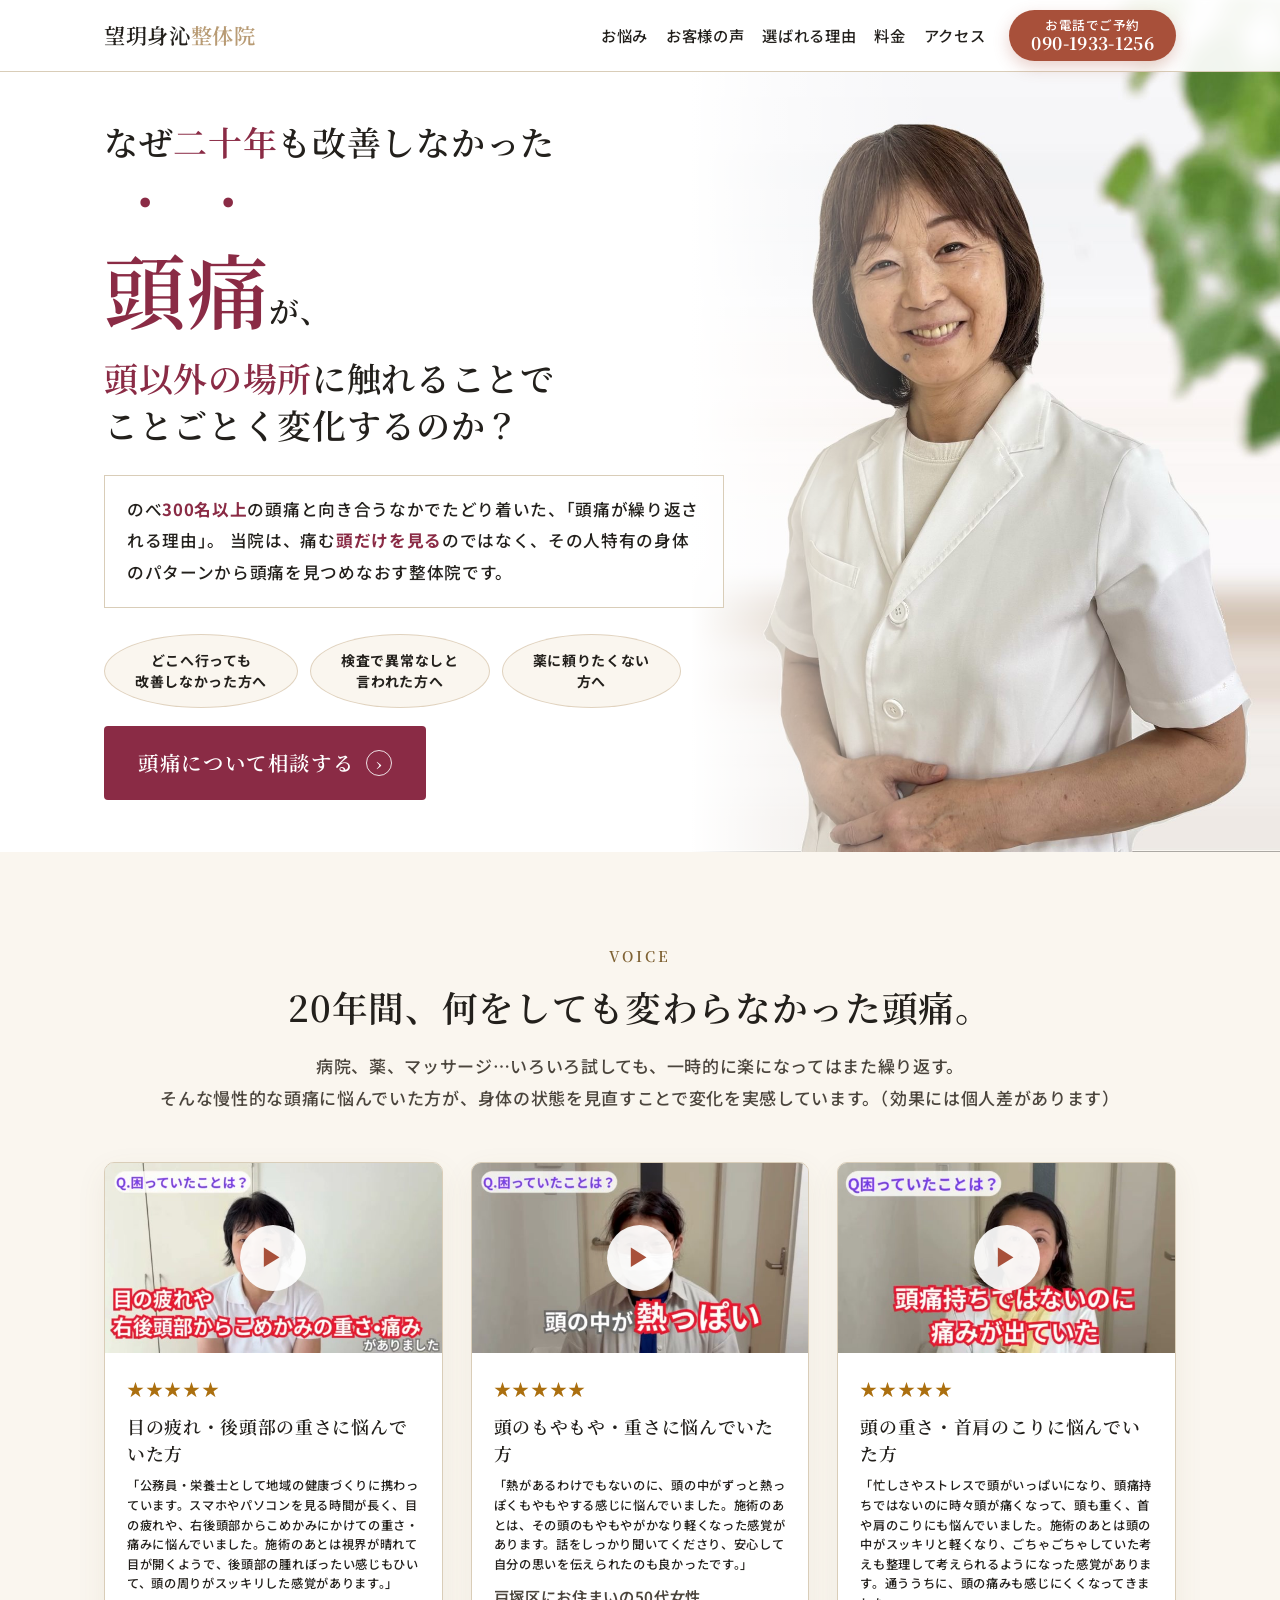
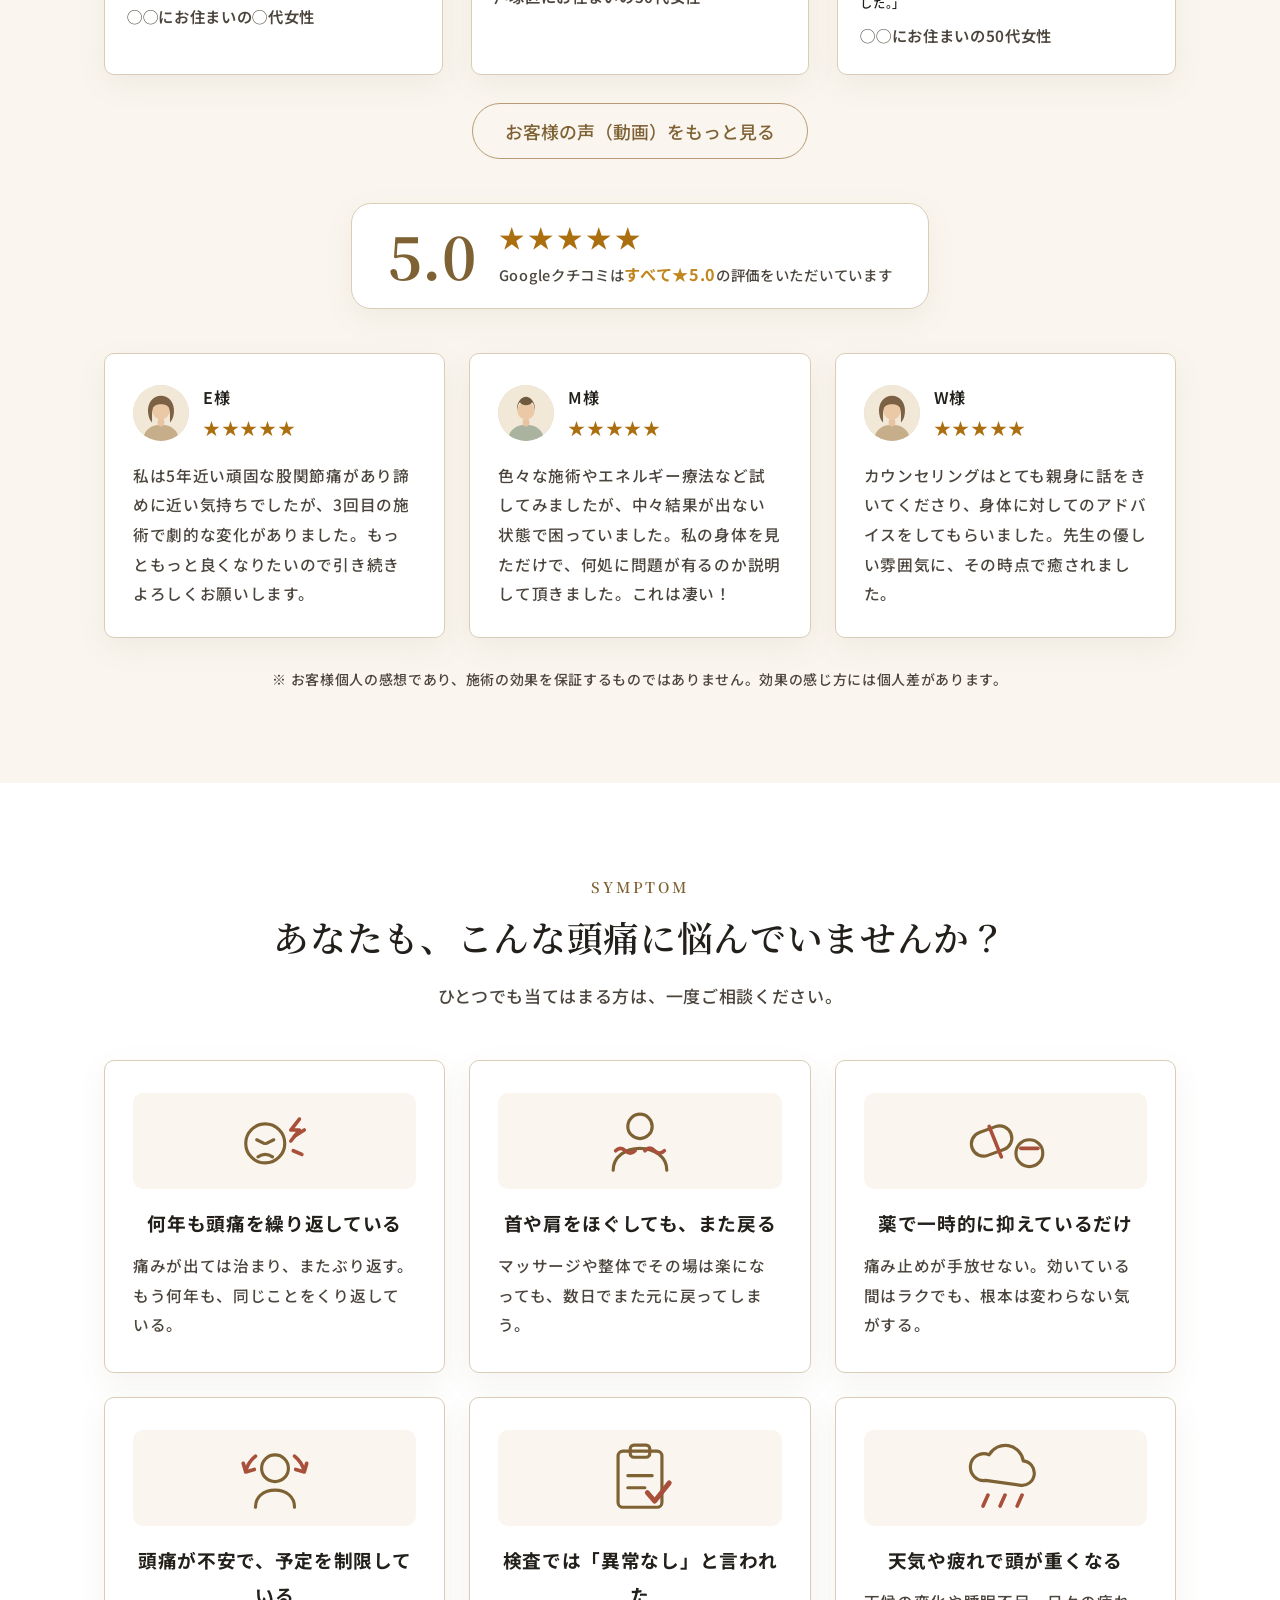
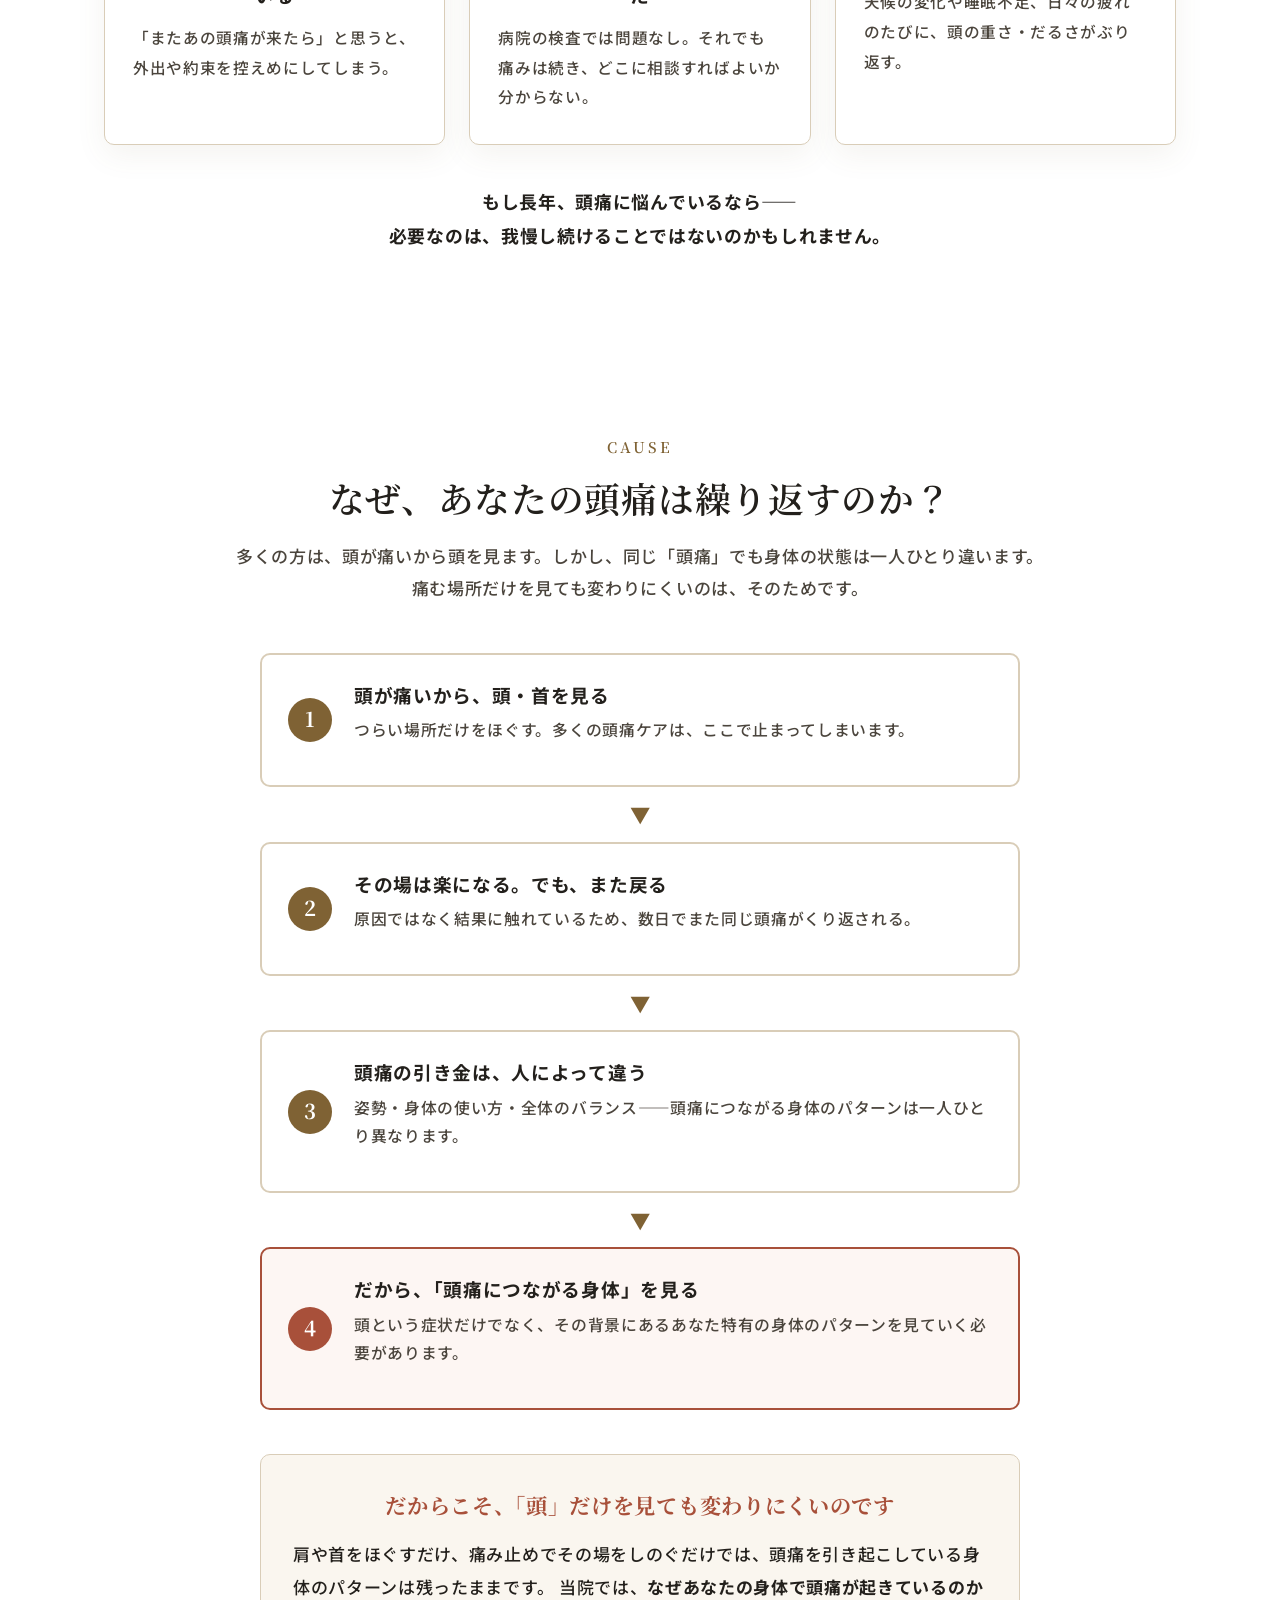
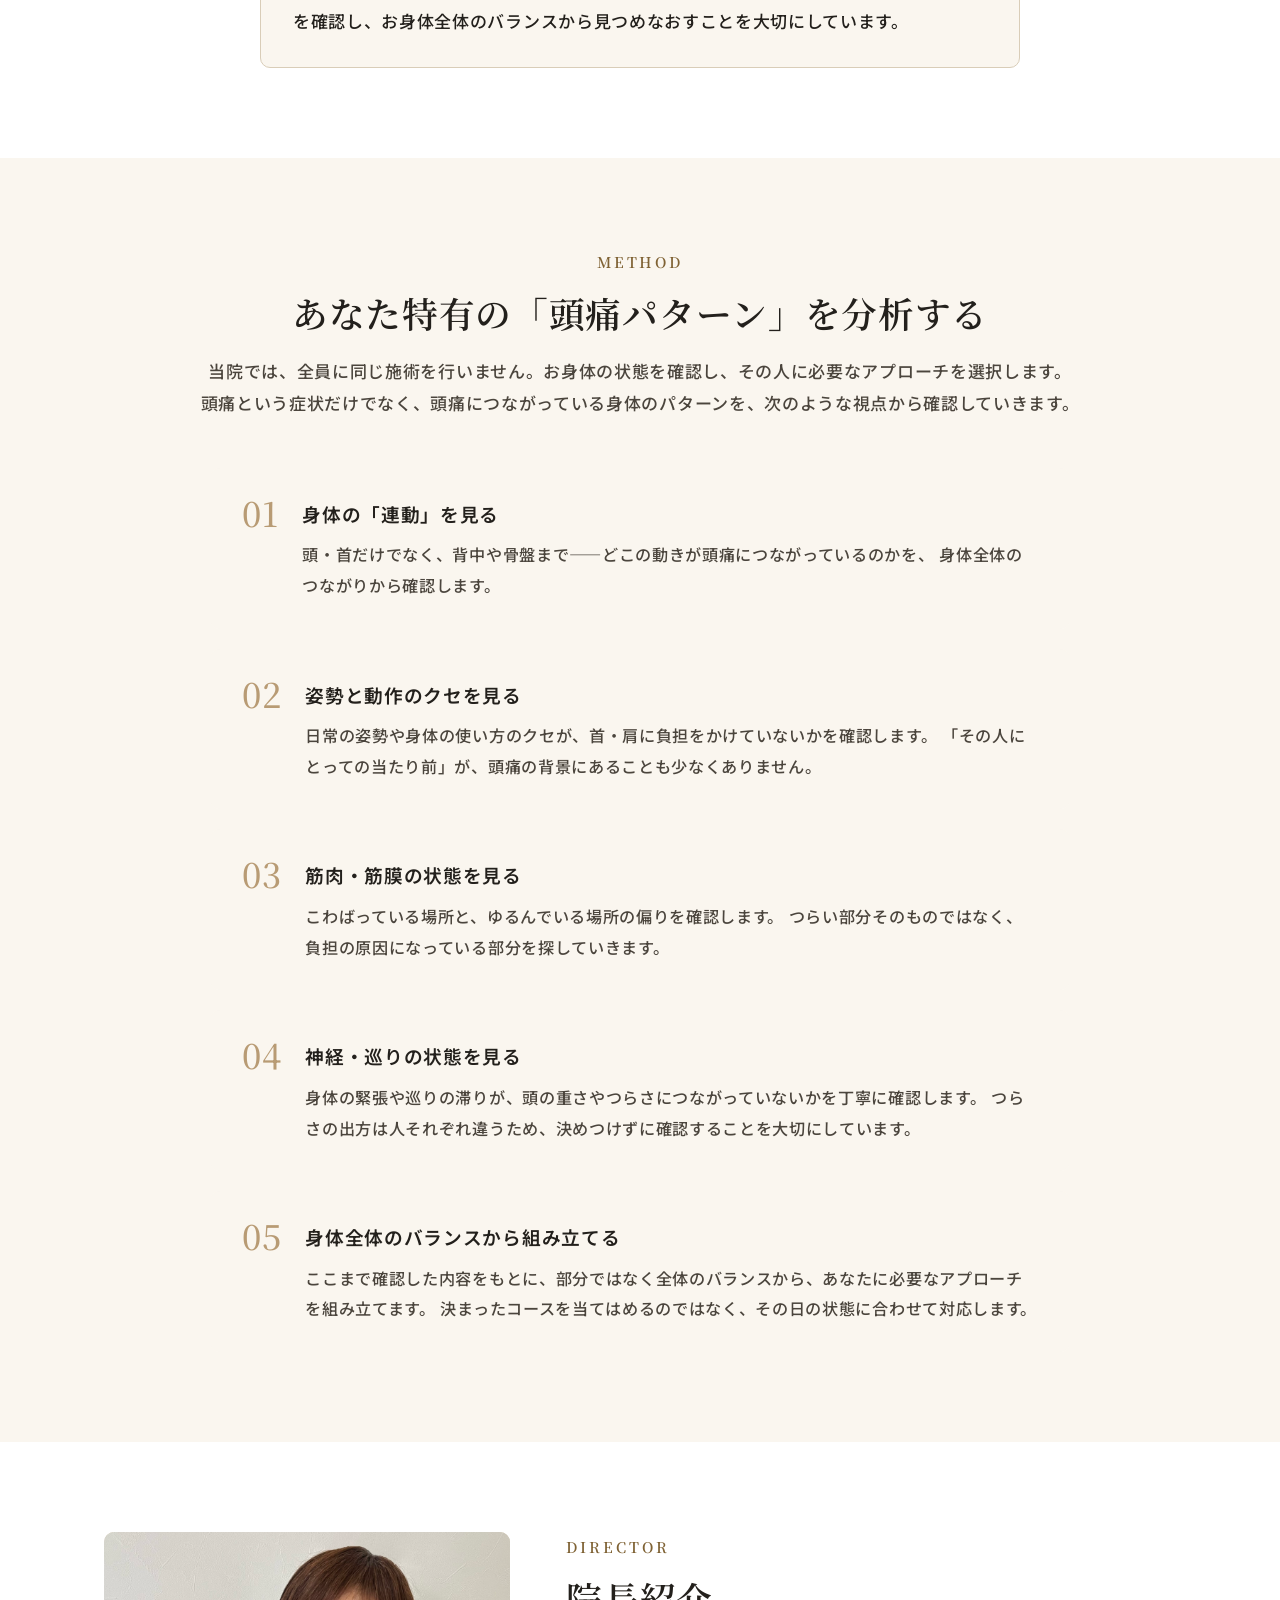
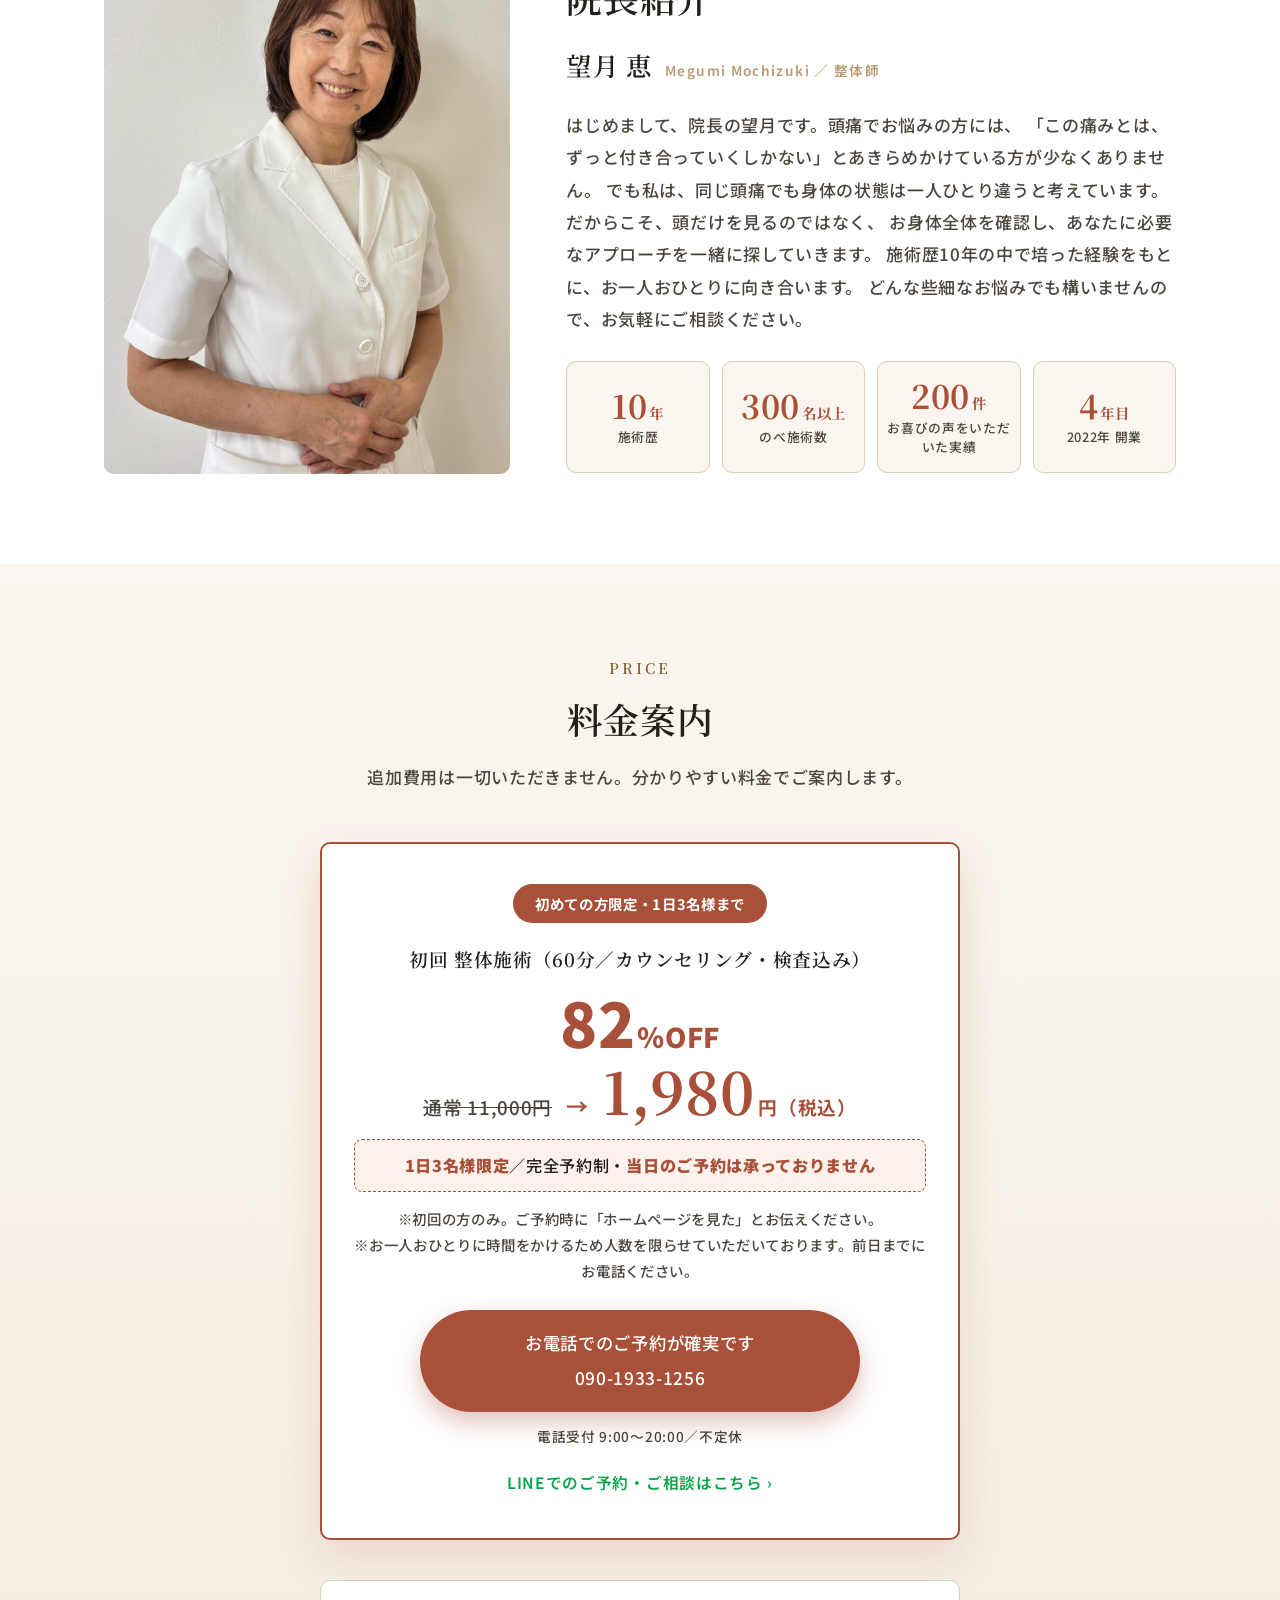
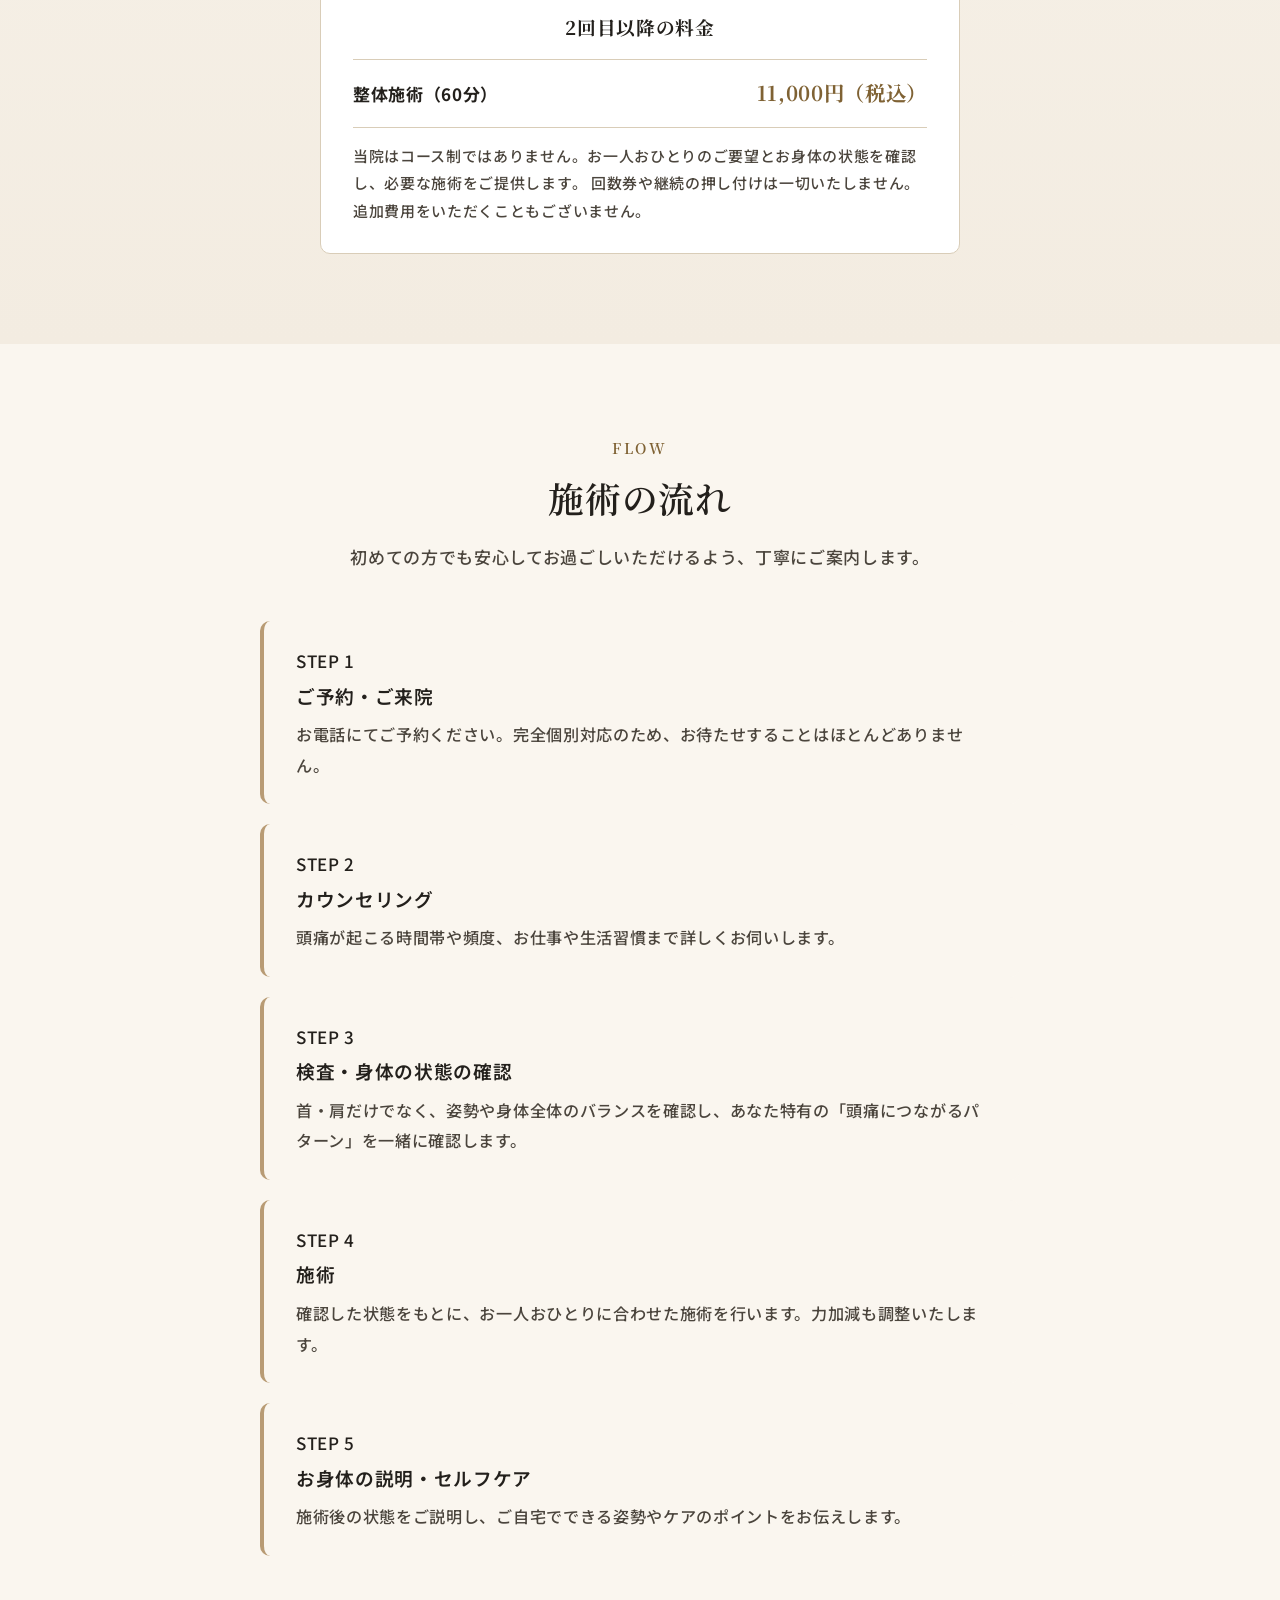
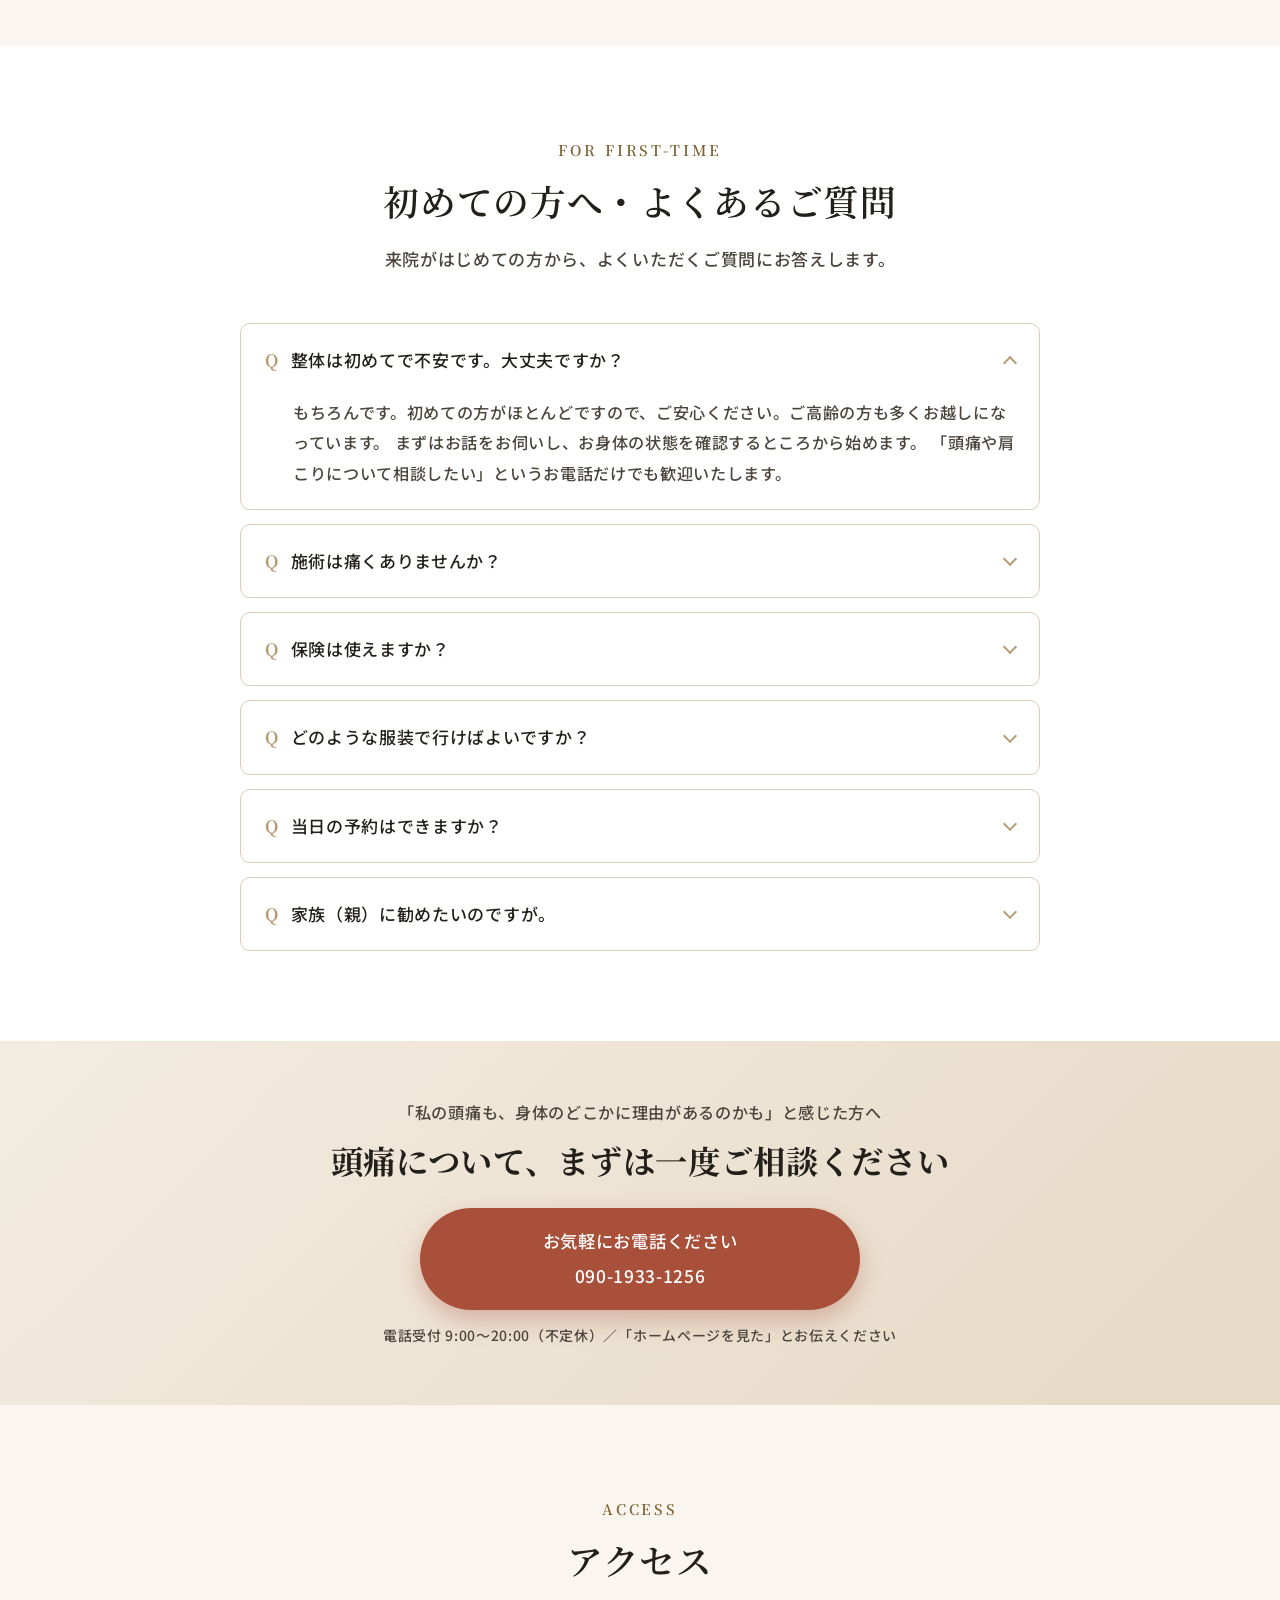
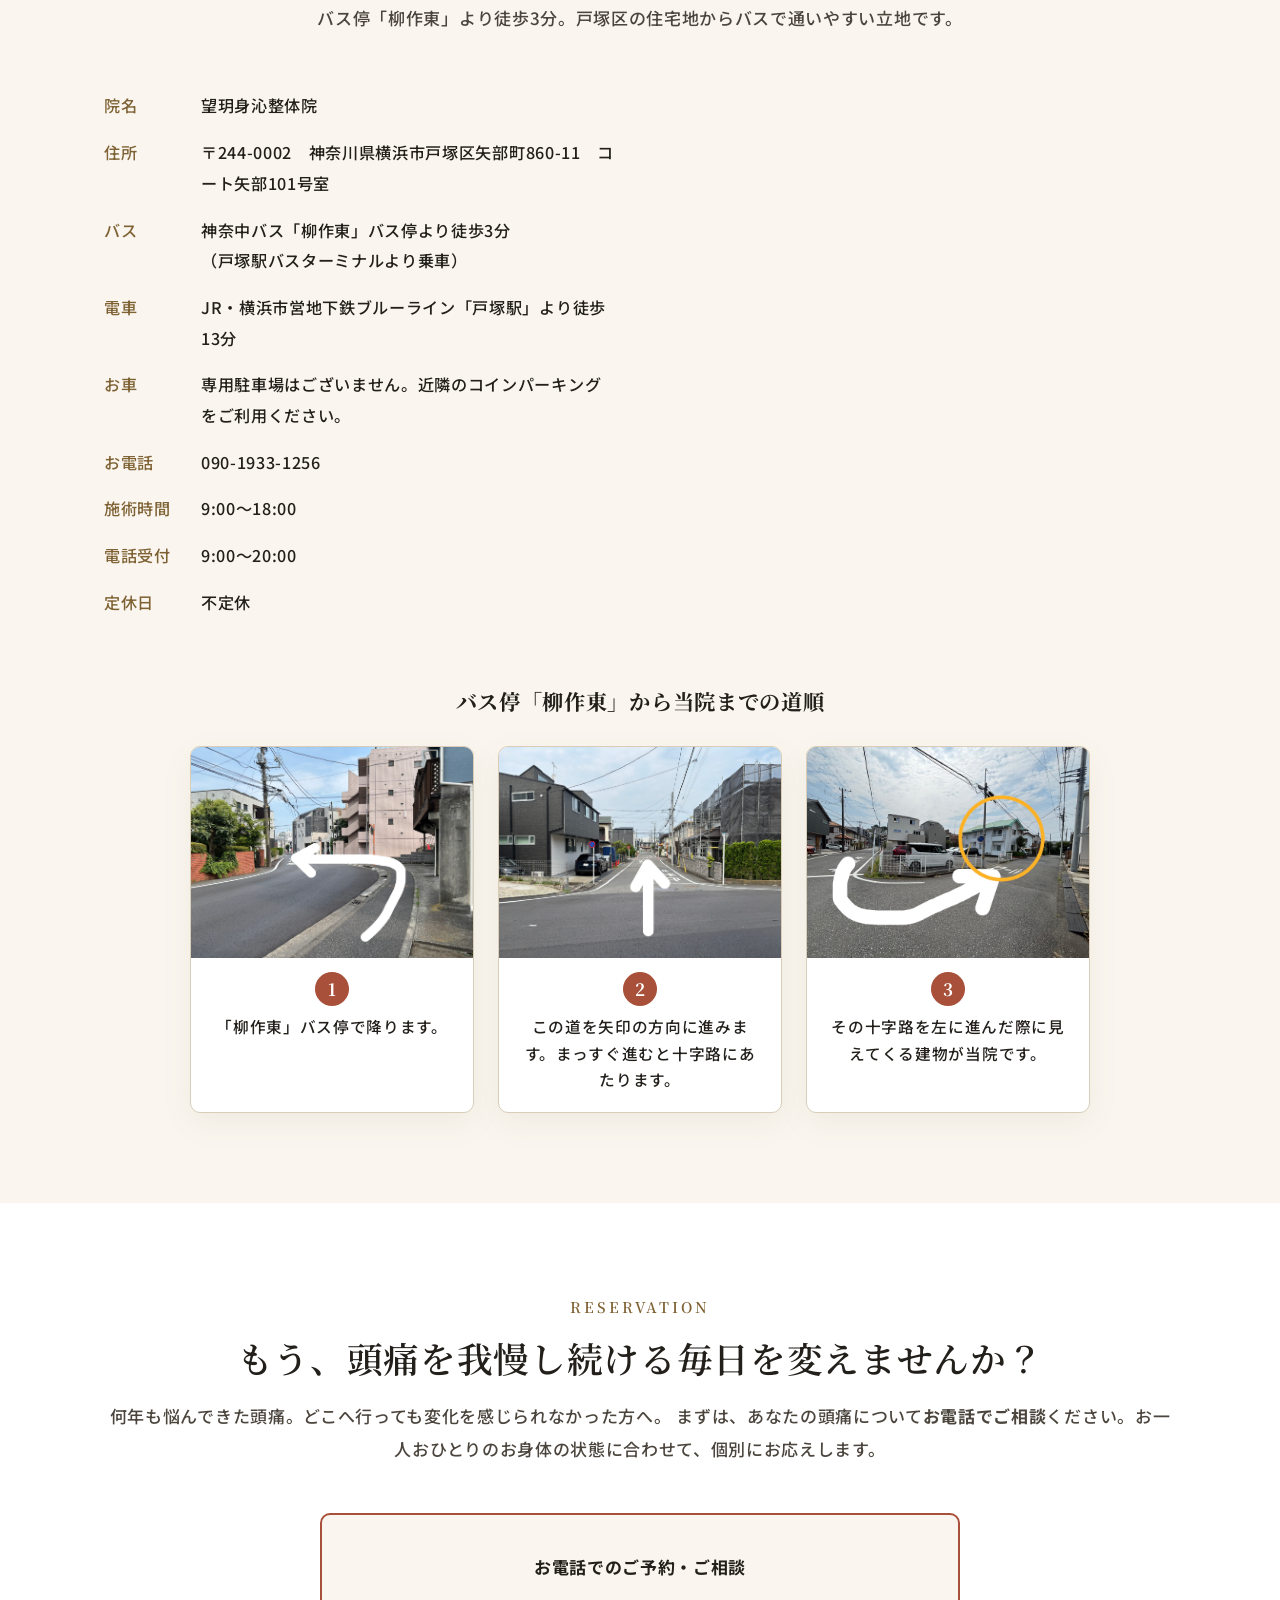
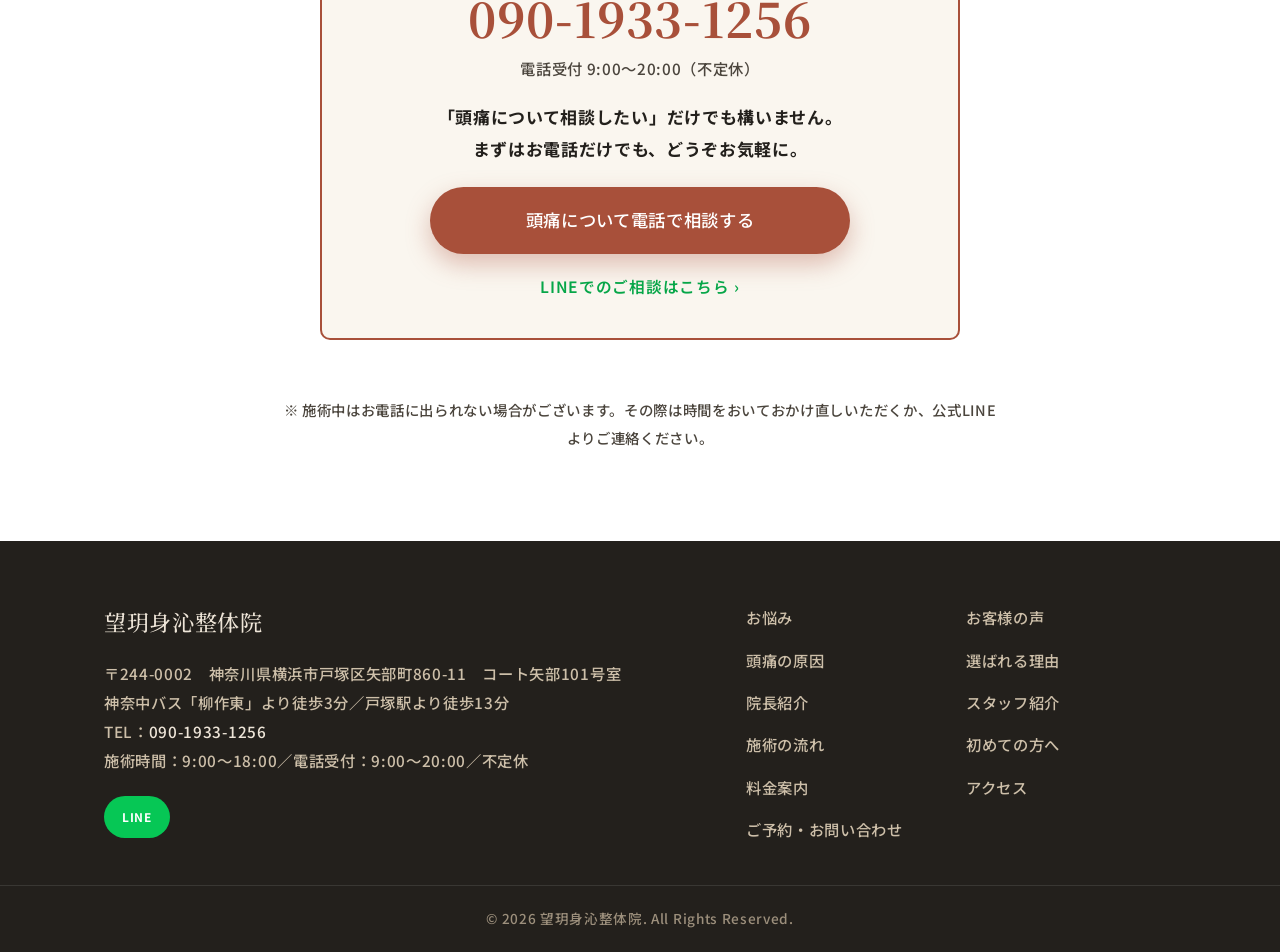
<file: index.html>
<!DOCTYPE html>
<html lang="ja">
<head>
<!-- Google tag (gtag.js) -->
<script async src="https://www.googletagmanager.com/gtag/js?id=G-WT80Y8KN9Y"></script>
<script>
  window.dataLayer = window.dataLayer || [];
  function gtag(){dataLayer.push(arguments);}
  gtag('js', new Date());

  gtag('config', 'G-WT80Y8KN9Y');
</script>
<meta charset="UTF-8">
<meta name="viewport" content="width=device-width, initial-scale=1.0">
<link rel="canonical" href="https://mochizukishinshin.github.io/mochizukishinshin/">
<title>戸塚区の整体｜くり返す頭痛・肩こりでお悩みの方へ 望玥身沁整体院</title>
<meta name="description" content="横浜市戸塚区の整体院。何をしても繰り返す頭痛でお悩みの方へ。当院は痛む頭だけを見るのではなく、その人特有の身体のパターンから頭痛を見つめなおします。バス停「柳作東」より徒歩3分。Google口コミ★5.0・施術歴10年・のべ300名以上。初回限定1,980円。まずはお電話ください。">
<link rel="preconnect" href="https://fonts.googleapis.com">
<link href="https://fonts.googleapis.com/css2?family=Noto+Serif+JP:wght@400;500;600;700&family=Noto+Sans+JP:wght@300;400;500;700;800;900&display=swap" rel="stylesheet">
<link rel="stylesheet" href="css/style.css">

<!-- OGP（Open Graph Protocol）／SNS・LINE共有時の表示 -->
<meta property="og:type" content="website">
<meta property="og:site_name" content="望玥身沁整体院">
<meta property="og:locale" content="ja_JP">
<meta property="og:title" content="頭痛なのに、頭だけを見ない整体院｜戸塚区「望玥身沁整体院」">
<meta property="og:description" content="横浜市戸塚区の整体院。何をしても繰り返す頭痛でお悩みの方へ。痛む頭だけを見るのではなく、その人特有の身体のパターンから頭痛を見つめなおします。バス停「柳作東」より徒歩3分。Google口コミ★5.0・施術歴10年。初回限定1,980円。">
<meta property="og:url" content="https://mochizukishinshin.github.io/mochizukishinshin/">
<meta property="og:image" content="https://mochizukishinshin.github.io/mochizukishinshin/images/hero-woman.jpg">
<meta property="og:image:alt" content="望玥身沁整体院">

<!-- Twitter Card -->
<meta name="twitter:card" content="summary_large_image">
<meta name="twitter:title" content="頭痛なのに、頭だけを見ない整体院｜戸塚区「望玥身沁整体院」">
<meta name="twitter:description" content="横浜市戸塚区の整体院。繰り返す頭痛でお悩みの方へ。痛む頭だけでなく、その人特有の身体のパターンから頭痛を見つめなおします。初回限定1,980円。">
<meta name="twitter:image" content="https://mochizukishinshin.github.io/mochizukishinshin/images/hero-woman.jpg">

<!-- 構造化データ（LocalBusiness / JSON-LD） -->
<script type="application/ld+json">
{
  "@context": "https://schema.org",
  "@type": "HealthAndBeautyBusiness",
  "@id": "https://mochizukishinshin.github.io/mochizukishinshin/#business",
  "name": "望玥身沁整体院",
  "alternateName": "もちづきしんしんせいたいいん",
  "description": "横浜市戸塚区の頭痛・肩こりに向き合う整体院。痛む頭だけを見るのではなく、その人特有の身体のパターンから頭痛を見つめなおします。バス停「柳作東」より徒歩3分。完全予約制。",
  "url": "https://mochizukishinshin.github.io/mochizukishinshin/",
  "image": "https://mochizukishinshin.github.io/mochizukishinshin/images/hero-woman.jpg",
  "logo": "https://mochizukishinshin.github.io/mochizukishinshin/images/hero-woman.jpg",
  "telephone": "+81-90-1933-1256",
  "priceRange": "¥1,980〜¥11,000",
  "currenciesAccepted": "JPY",
  "address": {
    "@type": "PostalAddress",
    "postalCode": "244-0002",
    "addressCountry": "JP",
    "addressRegion": "神奈川県",
    "addressLocality": "横浜市戸塚区",
    "streetAddress": "矢部町860-11 コート矢部101号室"
  },
  "geo": {
    "@type": "GeoCoordinates",
    "latitude": 35.4087657,
    "longitude": 139.5329002
  },
  "hasMap": "https://maps.google.com/maps?q=35.4087657,139.5329002&hl=ja&z=17",
  "areaServed": [
    { "@type": "City", "name": "横浜市戸塚区" },
    { "@type": "AdministrativeArea", "name": "神奈川県横浜市" }
  ],
  "openingHoursSpecification": [
    {
      "@type": "OpeningHoursSpecification",
      "dayOfWeek": ["Monday", "Tuesday", "Wednesday", "Thursday", "Friday", "Saturday", "Sunday"],
      "opens": "09:00",
      "closes": "18:00"
    }
  ],
  "founder": {
    "@type": "Person",
    "name": "望月 恵",
    "jobTitle": "院長／整体師"
  },
  "employee": {
    "@type": "Person",
    "name": "望月 恵",
    "jobTitle": "院長／整体師"
  },
  "makesOffer": {
    "@type": "Offer",
    "name": "初回 整体施術（60分／カウンセリング・検査込み）",
    "description": "初めての方限定・1日3名様まで（通常11,000円）",
    "price": "1980",
    "priceCurrency": "JPY",
    "eligibleCustomerType": "https://schema.org/NewCustomers",
    "availability": "https://schema.org/InStock"
  },
  "sameAs": [
    "https://lin.ee/tRRoGgPG"
  ]
}
</script>

<!-- 構造化データ（FAQPage / JSON-LD）※本文 #firsttime のFAQと一致 -->
<script type="application/ld+json">
{
  "@context": "https://schema.org",
  "@type": "FAQPage",
  "mainEntity": [
    {
      "@type": "Question",
      "name": "整体は初めてで不安です。大丈夫ですか？",
      "acceptedAnswer": {
        "@type": "Answer",
        "text": "もちろんです。初めての方がほとんどですので、ご安心ください。ご高齢の方も多くお越しになっています。まずはお話をお伺いし、お身体の状態を確認するところから始めます。「頭痛や肩こりについて相談したい」というお電話だけでも歓迎いたします。"
      }
    },
    {
      "@type": "Question",
      "name": "施術は痛くありませんか？",
      "acceptedAnswer": {
        "@type": "Answer",
        "text": "強い刺激が苦手な方には、力加減を調整しながら無理のない施術を行います。痛みや違和感がある場合は、施術中いつでもお伝えください。すぐに調整いたします。身体を触られることに不安がある方も、女性院長が丁寧に対応しますのでご安心ください。"
      }
    },
    {
      "@type": "Question",
      "name": "保険は使えますか？",
      "acceptedAnswer": {
        "@type": "Answer",
        "text": "当院の整体施術は自費（保険適用外）となります。料金は初回1,980円、2回目以降は60分11,000円（税込）です。料金以外に追加費用をいただくことはございません。"
      }
    },
    {
      "@type": "Question",
      "name": "どのような服装で行けばよいですか？",
      "acceptedAnswer": {
        "@type": "Answer",
        "text": "動きやすい服装であれば問題ございません。お着替えのご用意もございます。"
      }
    },
    {
      "@type": "Question",
      "name": "当日の予約はできますか？",
      "acceptedAnswer": {
        "@type": "Answer",
        "text": "申し訳ございませんが、当日のご予約は承っておりません。お一人おひとりのお身体としっかり向き合うため1日3名様までの完全予約制とさせていただいております。前日までにお電話にてご予約ください。ご希望の日時が埋まる場合もございますので、お早めのご連絡をおすすめしております。"
      }
    },
    {
      "@type": "Question",
      "name": "家族（親）に勧めたいのですが。",
      "acceptedAnswer": {
        "@type": "Answer",
        "text": "ご家族の代わりのお問い合わせも歓迎いたします。ご本人の症状やご不安な点をお伺いし、通院の可否や内容について丁寧にご説明します。まずはお気軽にお電話ください。"
      }
    }
  ]
}
</script>
</head>
<body>

<!-- ヘッダー -->
<header class="header" id="header">
  <div class="container header__inner">
    <a href="#top" class="header__logo">望玥身沁<span>整体院</span></a>

    <nav class="gnav" id="gnav">
      <ul class="gnav__list">
        <li><a href="#concerns">お悩み</a></li>
        <li><a href="#voice">お客様の声</a></li>
        <li><a href="#features">選ばれる理由</a></li>
        <li><a href="#price">料金</a></li>
        <li><a href="#access">アクセス</a></li>
      </ul>
      <a href="tel:09019331256" class="header__tel">
        <span class="header__tel-label">お電話でご予約</span>
        <span class="header__tel-num">090-1933-1256</span>
      </a>
    </nav>

    <button class="hamburger" id="hamburger" aria-label="メニューを開く" aria-expanded="false" aria-controls="gnav">
      <span></span><span></span><span></span>
    </button>
  </div>
</header>

<!-- 固定アンカーメニュー（読み進めなくても料金等へすぐ移動） -->
<nav class="quicknav" aria-label="ページ内ショートカット">
  <ul>
    <li><a href="#voice">お客様の声</a></li>
    <li><a href="#price">料金</a></li>
    <li><a href="#access">アクセス</a></li>
    <li><a href="#contact" class="quicknav__cta">ご予約</a></li>
  </ul>
</nav>

<main>

  <!-- ==================== ① ファーストビュー ==================== -->
  <section class="fv" id="top">
    <div class="fv__photo">
      <img src="images/hero-woman.jpg" alt="頭痛に悩む女性が頭に手を当てている様子" onerror="this.remove()">
    </div>

    <div class="fv__inner">
      <div class="fv__body">
        <h1 class="fv__title">
          <span class="fv__line">なぜ<span class="fv__em">二十年</span>も改善しなかった</span>
          <span class="fv__line fv__line--big"><span class="fv__big">頭痛</span><span class="fv__ga">が、</span></span>
          <span class="fv__line"><span class="fv__em">頭以外の場所</span>に触れることで</span>
          <span class="fv__line">ことごとく変化するのか？</span>
        </h1>

        <div class="fv__lead-box">
          <p class="fv__lead">
            のべ<strong>300名以上</strong>の頭痛と向き合うなかでたどり着いた、「頭痛が繰り返される理由」。
            当院は、痛む<strong>頭だけを見る</strong>のではなく、その人特有の身体のパターンから頭痛を見つめなおす整体院です。
          </p>
        </div>

        <div class="fv__actions">
          <ul class="fv__tags">
            <li>どこへ行っても<br>改善しなかった方へ</li>
            <li>検査で異常なしと<br>言われた方へ</li>
            <li>薬に頼りたくない<br>方へ</li>
          </ul>
          <a href="#contact" class="fv__cta-btn">頭痛について相談する<span class="fv__cta-arrow" aria-hidden="true">›</span></a>
        </div>
      </div>
    </div>
  </section>

  <!-- ==================== ② お客様の声（ヘッドライン直下） ==================== -->
  <section class="section section--beige" id="voice">
    <div class="container">
      <p class="section__label">VOICE</p>
      <h2 class="section__title">20年間、何をしても<br class="sp-only">変わらなかった頭痛。</h2>
      <p class="section__lead">
        病院、薬、マッサージ…いろいろ試しても、一時的に楽になってはまた繰り返す。<br class="pc-only">
        そんな慢性的な頭痛に悩んでいた方が、身体の状態を見直すことで変化を実感しています。（効果には個人差があります）
      </p>

      <!-- 動画の声 -->
      <!--
        ▼ 動画を追加する方法（ここに <article class="vv-card"> を1つ足すだけ）
          1. images/ に動画（例 voice6.mp4）とサムネイル画像（例 poster6.jpg）を置く
          2. 下の書式をコピーして vv-grid の中に貼り付ける
          3. data-src に動画、img の src にサムネイル、コメント・属性を差し替える
             （動画の長さが分かる場合は <p class="vv-card__duration"> を足すと再生時間バッジが出る）
          ※ 最初の3本だけ表示され、「もっと見る」で3本ずつ追加表示されます（js/main.js が自動処理）

          <article class="vv-card">
            <div class="vv-card__video" data-src="images/voice6.mp4" data-title="◯◯に悩んでいた方">
              <img class="vv-card__thumb" src="images/poster6.jpg" alt="◯◯に悩んでいたお客様のインタビュー動画" loading="lazy" onerror="this.remove()">
              <div class="vv-card__placeholder" aria-hidden="true"><span class="vv-card__play">▶</span><span>お客様インタビュー動画</span></div>
              <p class="vv-card__duration" aria-hidden="true">2:30</p>
              <button class="vv-card__playbtn" type="button" aria-label="動画を再生：◯◯に悩んでいた方">▶</button>
            </div>
            <div class="vv-card__body">
              <p class="vv-card__stars" aria-label="評価5段階中5">★★★★★</p>
              <p class="vv-card__heading">◯◯に悩んでいた方</p>
              <p class="vv-card__comment">「（お客様のコメント）」</p>
              <p class="vv-card__name">◯◯にお住まいの◯代女性</p>
            </div>
          </article>
      -->
      <div class="vv-grid" id="vvGrid">
        <article class="vv-card">
          <div class="vv-card__video" data-src="images/voice5.mp4" data-title="目の疲れ・後頭部の重さに悩んでいた方">
            <img class="vv-card__thumb" src="images/poster5.jpg" alt="目の疲れ・後頭部の重さに悩んでいたお客様のインタビュー動画のサムネイル" loading="lazy" onerror="this.remove()">
            <div class="vv-card__placeholder" aria-hidden="true"><span class="vv-card__play">▶</span><span>お客様インタビュー動画</span></div>
            <button class="vv-card__playbtn" type="button" aria-label="動画を再生：目の疲れ・後頭部の重さに悩んでいた方">▶</button>
          </div>
          <div class="vv-card__body">
            <p class="vv-card__stars" aria-label="評価5段階中5">★★★★★</p>
            <p class="vv-card__heading">目の疲れ・後頭部の重さに悩んでいた方</p>
            <p class="vv-card__comment">
              「公務員・栄養士として地域の健康づくりに携わっています。スマホやパソコンを見る時間が長く、目の疲れや、右後頭部からこめかみにかけての重さ・痛みに悩んでいました。施術のあとは視界が晴れて目が開くようで、後頭部の腫れぼったい感じもひいて、頭の周りがスッキリした感覚があります。」
            </p>
            <p class="vv-card__name">◯◯にお住まいの◯代女性</p>
          </div>
        </article>

        <article class="vv-card">
          <div class="vv-card__video" data-src="images/voice2.mp4" data-title="頭のもやもや・重さに悩んでいた方">
            <img class="vv-card__thumb" src="images/poster2.jpg" alt="頭のもやもや・重さに悩んでいた50代女性のお客様インタビュー動画のサムネイル" loading="lazy" onerror="this.remove()">
            <div class="vv-card__placeholder" aria-hidden="true"><span class="vv-card__play">▶</span><span>お客様インタビュー動画</span></div>
            <button class="vv-card__playbtn" type="button" aria-label="動画を再生：頭のもやもや・重さに悩んでいた方">▶</button>
          </div>
          <div class="vv-card__body">
            <p class="vv-card__stars" aria-label="評価5段階中5">★★★★★</p>
            <p class="vv-card__heading">頭のもやもや・重さに悩んでいた方</p>
            <p class="vv-card__comment">
              「熱があるわけでもないのに、頭の中がずっと熱っぽくもやもやする感じに悩んでいました。施術のあとは、その頭のもやもやがかなり軽くなった感覚があります。話をしっかり聞いてくださり、安心して自分の思いを伝えられたのも良かったです。」
            </p>
            <p class="vv-card__name">戸塚区にお住まいの50代女性</p>
          </div>
        </article>

        <article class="vv-card">
          <div class="vv-card__video" data-src="images/voice3.mp4" data-title="頭の重さ・首肩のこりに悩んでいた方">
            <img class="vv-card__thumb" src="images/poster3.jpg" alt="頭の重さ・首肩のこりに悩んでいた50代女性のお客様インタビュー動画のサムネイル" loading="lazy" onerror="this.remove()">
            <div class="vv-card__placeholder" aria-hidden="true"><span class="vv-card__play">▶</span><span>お客様インタビュー動画</span></div>
            <button class="vv-card__playbtn" type="button" aria-label="動画を再生：頭の重さ・首肩のこりに悩んでいた方">▶</button>
          </div>
          <div class="vv-card__body">
            <p class="vv-card__stars" aria-label="評価5段階中5">★★★★★</p>
            <p class="vv-card__heading">頭の重さ・首肩のこりに悩んでいた方</p>
            <p class="vv-card__comment">
              「忙しさやストレスで頭がいっぱいになり、頭痛持ちではないのに時々頭が痛くなって、頭も重く、首や肩のこりにも悩んでいました。施術のあとは頭の中がスッキリと軽くなり、ごちゃごちゃしていた考えも整理して考えられるようになった感覚があります。通ううちに、頭の痛みも感じにくくなってきました。」
            </p>
            <p class="vv-card__name">◯◯にお住まいの50代女性</p>
          </div>
        </article>

        <article class="vv-card is-hidden">
          <div class="vv-card__video" data-src="images/voice4.mp4" data-title="首の痛み・頭の重さに悩んでいた方">
            <img class="vv-card__thumb" src="images/poster4.jpg" alt="首の痛み・頭の重さに悩んでいたお客様のインタビュー動画のサムネイル" loading="lazy" onerror="this.remove()">
            <div class="vv-card__placeholder" aria-hidden="true"><span class="vv-card__play">▶</span><span>お客様インタビュー動画</span></div>
            <button class="vv-card__playbtn" type="button" aria-label="動画を再生：首の痛み・頭の重さに悩んでいた方">▶</button>
          </div>
          <div class="vv-card__body">
            <p class="vv-card__stars" aria-label="評価5段階中5">★★★★★</p>
            <p class="vv-card__heading">首の痛み・頭の重さに悩んでいた方</p>
            <p class="vv-card__comment">
              「介護施設で理学療法士をしています。首の痛みや頭の重さ、背中・腰の痛みに悩んでいました。施術のあとは頭も目もスッキリして、腰の重みも取れた感覚があります。自分の体の状態や、普段できるセルフケア・体の使い方まで教えてもらえるのもありがたいです。」
            </p>
            <p class="vv-card__name">◯◯にお住まいの◯代女性</p>
          </div>
        </article>

        <article class="vv-card is-hidden">
          <div class="vv-card__video" data-src="images/voice1.mp4" data-title="肩こり・背中の張りに悩んでいた方">
            <img class="vv-card__thumb" src="images/poster1.jpg" alt="肩こり・背中の張りに悩んでいた60代女性のお客様インタビュー動画のサムネイル" loading="lazy" onerror="this.remove()">
            <div class="vv-card__placeholder" aria-hidden="true"><span class="vv-card__play">▶</span><span>お客様インタビュー動画</span></div>
            <button class="vv-card__playbtn" type="button" aria-label="動画を再生：肩こり・背中の張りに悩んでいた方">▶</button>
          </div>
          <div class="vv-card__body">
            <p class="vv-card__stars" aria-label="評価5段階中5">★★★★★</p>
            <p class="vv-card__heading">肩こり・背中の張りに悩んでいた方</p>
            <p class="vv-card__comment">
              「肩こりと背中の張りがつらく悩んでいました。施術を受けたあとは首がよく回るようになり、体が軽く柔らかくなった感覚がありました。」
            </p>
            <p class="vv-card__name">戸塚区にお住まいの60代女性</p>
          </div>
        </article>
      </div>

      <!-- 同じページ内で3本ずつ追加表示するボタン（別ページへは移動しない） -->
      <p class="vv-more">
        <button class="btn btn--outline vv-more__btn" id="vvMoreBtn" type="button" aria-expanded="false" aria-controls="vvGrid">お客様の声（動画）をもっと見る</button>
      </p>

      <!-- 動画を大きく再生するモーダル（クリックされた動画のみ読み込む） -->
      <div class="vv-modal" id="vvModal" hidden>
        <div class="vv-modal__overlay" data-vv-close></div>
        <div class="vv-modal__dialog" role="dialog" aria-modal="true" aria-labelledby="vvModalTitle" tabindex="-1">
          <button class="vv-modal__close" id="vvModalClose" type="button" data-vv-close aria-label="動画を閉じる">×<span class="vv-modal__close-txt">閉じる</span></button>
          <div class="vv-modal__stage" id="vvModalStage"></div>
          <p class="vv-modal__caption" id="vvModalTitle"></p>
        </div>
      </div>

      <!-- Googleクチコミ（第三者評価で信頼を補強） -->
      <div class="rating-badge">
        <p class="rating-badge__num">5.0</p>
        <div class="rating-badge__right">
          <p class="rating-badge__stars" aria-hidden="true">★★★★★</p>
          <p class="rating-badge__meta">Googleクチコミは<strong>すべて★5.0</strong>の評価をいただいています</p>
        </div>
      </div>

      <div class="voice-grid">
        <div class="voice-card">
          <div class="voice-card__head">
            <div class="voice-card__avatar" aria-hidden="true"><img src="images/avatar-woman.svg" alt=""></div>
            <div>
              <p class="voice-card__name">E様</p>
              <p class="voice-card__rating" aria-label="評価5段階中5">★★★★★</p>
            </div>
          </div>
          <p class="voice-card__text">
            私は5年近い頑固な股関節痛があり諦めに近い気持ちでしたが、3回目の施術で劇的な変化がありました。もっともっと良くなりたいので引き続きよろしくお願いします。
          </p>
        </div>
        <div class="voice-card">
          <div class="voice-card__head">
            <div class="voice-card__avatar" aria-hidden="true"><img src="images/avatar-short.svg" alt=""></div>
            <div>
              <p class="voice-card__name">M様</p>
              <p class="voice-card__rating" aria-label="評価5段階中5">★★★★★</p>
            </div>
          </div>
          <p class="voice-card__text">
            色々な施術やエネルギー療法など試してみましたが、中々結果が出ない状態で困っていました。私の身体を見ただけで、何処に問題が有るのか説明して頂きました。これは凄い！
          </p>
        </div>
        <div class="voice-card">
          <div class="voice-card__head">
            <div class="voice-card__avatar" aria-hidden="true"><img src="images/avatar-woman.svg" alt=""></div>
            <div>
              <p class="voice-card__name">W様</p>
              <p class="voice-card__rating" aria-label="評価5段階中5">★★★★★</p>
            </div>
          </div>
          <p class="voice-card__text">
            カウンセリングはとても親身に話をきいてくださり、身体に対してのアドバイスをしてもらいました。先生の優しい雰囲気に、その時点で癒されました。
          </p>
        </div>
      </div>

      <p class="voice-disclaimer">※ お客様個人の感想であり、施術の効果を保証するものではありません。効果の感じ方には個人差があります。</p>
    </div>
  </section>

  <!-- ==================== ③ 悩みへの共感 ==================== -->
  <section class="section" id="concerns">
    <div class="container">
      <p class="section__label">SYMPTOM</p>
      <h2 class="section__title">あなたも、こんな頭痛に<br class="sp-only">悩んでいませんか？</h2>
      <p class="section__lead">ひとつでも当てはまる方は、一度ご相談ください。</p>

      <div class="concerns-grid">
        <div class="concerns-card">
          <div class="concerns-card__illust" aria-hidden="true">
            <svg viewBox="0 0 80 64" fill="none" stroke="#7f6234" stroke-width="2.6" stroke-linecap="round" stroke-linejoin="round">
              <circle cx="32" cy="34" r="16"/>
              <path d="M25 31 l6 3M39 31 l-6 3"/>
              <path d="M26 45 q6 -4 12 0"/>
              <path d="M60 14 l-7 9h7l-7 9" stroke="#a8503a" stroke-width="3"/>
              <path d="M55 40 l7 3M56 28 l8 -5" stroke="#a8503a" stroke-width="3"/>
            </svg>
          </div>
          <h3 class="concerns-card__title">何年も頭痛を繰り返している</h3>
          <p class="concerns-card__text">痛みが出ては治まり、またぶり返す。もう何年も、同じことをくり返している。</p>
        </div>

        <div class="concerns-card">
          <div class="concerns-card__illust" aria-hidden="true">
            <svg viewBox="0 0 80 64" fill="none" stroke="#7f6234" stroke-width="2.6" stroke-linecap="round" stroke-linejoin="round">
              <circle cx="40" cy="20" r="10"/>
              <path d="M18 56c0-11 10-18 22-18s22 7 22 18"/>
              <path d="M20 40q4 -4 8 0t8 0" stroke="#a8503a" stroke-width="3"/>
              <path d="M44 40q4 -4 8 0t8 0" stroke="#a8503a" stroke-width="3"/>
            </svg>
          </div>
          <h3 class="concerns-card__title">首や肩をほぐしても、また戻る</h3>
          <p class="concerns-card__text">マッサージや整体でその場は楽になっても、数日でまた元に戻ってしまう。</p>
        </div>

        <div class="concerns-card">
          <div class="concerns-card__illust" aria-hidden="true">
            <svg viewBox="0 0 80 64" fill="none" stroke="#7f6234" stroke-width="2.6" stroke-linecap="round" stroke-linejoin="round">
              <rect x="12" y="22" width="34" height="20" rx="10" transform="rotate(-20 29 32)"/>
              <path d="M27 20 l10 25" stroke="#a8503a" stroke-width="3"/>
              <circle cx="60" cy="42" r="11"/>
              <path d="M53 38 h14" stroke="#a8503a" stroke-width="3"/>
            </svg>
          </div>
          <h3 class="concerns-card__title">薬で一時的に抑えているだけ</h3>
          <p class="concerns-card__text">痛み止めが手放せない。効いている間はラクでも、根本は変わらない気がする。</p>
        </div>

        <div class="concerns-card">
          <div class="concerns-card__illust" aria-hidden="true">
            <svg viewBox="0 0 80 64" fill="none" stroke="#7f6234" stroke-width="2.6" stroke-linecap="round" stroke-linejoin="round">
              <circle cx="40" cy="24" r="11"/>
              <path d="M24 56c0-9 7-14 16-14s16 5 16 14"/>
              <path d="M16 26a24 24 0 0 1 8 -12" stroke="#a8503a" stroke-width="3"/>
              <path d="M14 20 l2 7 7 -2" stroke="#a8503a" stroke-width="3"/>
              <path d="M64 26a24 24 0 0 0 -8 -12" stroke="#a8503a" stroke-width="3"/>
              <path d="M66 20 l-2 7 -7 -2" stroke="#a8503a" stroke-width="3"/>
            </svg>
          </div>
          <h3 class="concerns-card__title">頭痛が不安で、予定を制限している</h3>
          <p class="concerns-card__text">「またあの頭痛が来たら」と思うと、外出や約束を控えめにしてしまう。</p>
        </div>

        <div class="concerns-card">
          <div class="concerns-card__illust" aria-hidden="true">
            <svg viewBox="0 0 80 64" fill="none" stroke="#7f6234" stroke-width="2.6" stroke-linecap="round" stroke-linejoin="round">
              <rect x="22" y="10" width="36" height="46" rx="4"/>
              <rect x="32" y="5" width="16" height="10" rx="3"/>
              <path d="M30 30 h20M30 40 h14"/>
              <path d="M46 44 l6 7 12 -15" stroke="#a8503a" stroke-width="4"/>
            </svg>
          </div>
          <h3 class="concerns-card__title">検査では「異常なし」と言われた</h3>
          <p class="concerns-card__text">病院の検査では問題なし。それでも痛みは続き、どこに相談すればよいか分からない。</p>
        </div>

        <div class="concerns-card">
          <div class="concerns-card__illust" aria-hidden="true">
            <svg viewBox="0 0 80 64" fill="none" stroke="#7f6234" stroke-width="2.6" stroke-linecap="round" stroke-linejoin="round">
              <path d="M24 34a11 11 0 1 1 3 -21 15 15 0 0 1 28 5 10 10 0 0 1 -2 20z"/>
              <path d="M26 46 l-4 9M40 46 l-4 9M54 46 l-4 9" stroke="#a8503a" stroke-width="3"/>
            </svg>
          </div>
          <h3 class="concerns-card__title">天気や疲れで頭が重くなる</h3>
          <p class="concerns-card__text">天候の変化や睡眠不足、日々の疲れのたびに、頭の重さ・だるさがぶり返す。</p>
        </div>
      </div>

      <p class="concerns-note">
        もし長年、頭痛に悩んでいるなら——<br class="pc-only">
        必要なのは、我慢し続けることではないのかもしれません。
      </p>
    </div>
  </section>

  <!-- ==================== ⑤ 頭痛の原因説明 ==================== -->
  <section class="section" id="cause">
    <div class="container">
      <p class="section__label">CAUSE</p>
      <h2 class="section__title">なぜ、あなたの頭痛は<br class="sp-only">繰り返すのか？</h2>
      <p class="section__lead">
        多くの方は、頭が痛いから頭を見ます。しかし、同じ「頭痛」でも身体の状態は一人ひとり違います。<br class="pc-only">
        痛む場所だけを見ても変わりにくいのは、そのためです。
      </p>

      <div class="cause-flow">
        <div class="cause-flow__item">
          <p class="cause-flow__num">1</p>
          <div>
            <h3 class="cause-flow__title">頭が痛いから、頭・首を見る</h3>
            <p class="cause-flow__text">つらい場所だけをほぐす。多くの頭痛ケアは、ここで止まってしまいます。</p>
          </div>
        </div>
        <div class="cause-flow__arrow" aria-hidden="true">▼</div>
        <div class="cause-flow__item">
          <p class="cause-flow__num">2</p>
          <div>
            <h3 class="cause-flow__title">その場は楽になる。でも、また戻る</h3>
            <p class="cause-flow__text">原因ではなく結果に触れているため、数日でまた同じ頭痛がくり返される。</p>
          </div>
        </div>
        <div class="cause-flow__arrow" aria-hidden="true">▼</div>
        <div class="cause-flow__item">
          <p class="cause-flow__num">3</p>
          <div>
            <h3 class="cause-flow__title">頭痛の引き金は、人によって違う</h3>
            <p class="cause-flow__text">姿勢・身体の使い方・全体のバランス——頭痛につながる身体のパターンは一人ひとり異なります。</p>
          </div>
        </div>
        <div class="cause-flow__arrow" aria-hidden="true">▼</div>
        <div class="cause-flow__item cause-flow__item--result">
          <p class="cause-flow__num">4</p>
          <div>
            <h3 class="cause-flow__title">だから、「頭痛につながる身体」を見る</h3>
            <p class="cause-flow__text">頭という症状だけでなく、その背景にあるあなた特有の身体のパターンを見ていく必要があります。</p>
          </div>
        </div>
      </div>

      <div class="cause-point">
        <p class="cause-point__title">だからこそ、「頭」だけを見ても変わりにくいのです</p>
        <p class="cause-point__text">
          肩や首をほぐすだけ、痛み止めでその場をしのぐだけでは、頭痛を引き起こしている身体のパターンは残ったままです。
          当院では、<strong>なぜあなたの身体で頭痛が起きているのか</strong>を確認し、お身体全体のバランスから見つめなおすことを大切にしています。
        </p>
      </div>
    </div>
  </section>

  <!-- ==================== ⑥ 選ばれる理由（USP） ==================== -->
  <section class="section section--beige" id="features">
    <div class="container">
      <p class="section__label">METHOD</p>
      <h2 class="section__title">あなた特有の<br class="sp-only">「頭痛パターン」を分析する</h2>
      <p class="section__lead">
        当院では、全員に同じ施術を行いません。お身体の状態を確認し、その人に必要なアプローチを選択します。<br class="pc-only">
        頭痛という症状だけでなく、頭痛につながっている身体のパターンを、次のような視点から確認していきます。
      </p>

      <div class="features-list">
        <div class="features-item">
          <div class="features-item__num" aria-hidden="true">01</div>
          <div>
            <h3 class="features-item__title">身体の「連動」を見る</h3>
            <p class="features-item__text">
              頭・首だけでなく、背中や骨盤まで——どこの動きが頭痛につながっているのかを、
              身体全体のつながりから確認します。
            </p>
          </div>
        </div>
        <div class="features-item">
          <div class="features-item__num" aria-hidden="true">02</div>
          <div>
            <h3 class="features-item__title">姿勢と動作のクセを見る</h3>
            <p class="features-item__text">
              日常の姿勢や身体の使い方のクセが、首・肩に負担をかけていないかを確認します。
              「その人にとっての当たり前」が、頭痛の背景にあることも少なくありません。
            </p>
          </div>
        </div>
        <div class="features-item">
          <div class="features-item__num" aria-hidden="true">03</div>
          <div>
            <h3 class="features-item__title">筋肉・筋膜の状態を見る</h3>
            <p class="features-item__text">
              こわばっている場所と、ゆるんでいる場所の偏りを確認します。
              つらい部分そのものではなく、負担の原因になっている部分を探していきます。
            </p>
          </div>
        </div>
        <div class="features-item">
          <div class="features-item__num" aria-hidden="true">04</div>
          <div>
            <h3 class="features-item__title">神経・巡りの状態を見る</h3>
            <p class="features-item__text">
              身体の緊張や巡りの滞りが、頭の重さやつらさにつながっていないかを丁寧に確認します。
              つらさの出方は人それぞれ違うため、決めつけずに確認することを大切にしています。
            </p>
          </div>
        </div>
        <div class="features-item">
          <div class="features-item__num" aria-hidden="true">05</div>
          <div>
            <h3 class="features-item__title">身体全体のバランスから組み立てる</h3>
            <p class="features-item__text">
              ここまで確認した内容をもとに、部分ではなく全体のバランスから、あなたに必要なアプローチを組み立てます。
              決まったコースを当てはめるのではなく、その日の状態に合わせて対応します。
            </p>
          </div>
        </div>
      </div>
    </div>
  </section>

  <!-- ==================== 院長紹介（信頼性） ==================== -->
  <section class="section" id="director">
    <div class="container director">
      <div class="director__image">
        <div class="img-placeholder">院長の写真
          <img src="images/director.jpg" alt="望玥身沁整体院 院長 望月 恵" class="ph-img" onerror="this.remove()">
        </div>
      </div>
      <div class="director__body">
        <p class="section__label">DIRECTOR</p>
        <h2 class="section__title">院長紹介</h2>
        <p class="director__name">望月 恵<span class="director__name-en">Megumi Mochizuki ／ 整体師</span></p>
        <p class="director__text">
          はじめまして、院長の望月です。頭痛でお悩みの方には、
          「この痛みとは、ずっと付き合っていくしかない」とあきらめかけている方が少なくありません。
          でも私は、同じ頭痛でも身体の状態は一人ひとり違うと考えています。だからこそ、頭だけを見るのではなく、
          お身体全体を確認し、あなたに必要なアプローチを一緒に探していきます。
          施術歴10年の中で培った経験をもとに、お一人おひとりに向き合います。
          どんな些細なお悩みでも構いませんので、お気軽にご相談ください。
        </p>

        <div class="record">
          <div class="record__item">
            <span class="record__num">10<span class="record__unit">年</span></span>
            <span class="record__label">施術歴</span>
          </div>
          <div class="record__item">
            <span class="record__num">300<span class="record__unit">名以上</span></span>
            <span class="record__label">のべ施術数</span>
          </div>
          <div class="record__item">
            <span class="record__num">200<span class="record__unit">件</span></span>
            <span class="record__label">お喜びの声をいただいた実績</span>
          </div>
          <div class="record__item">
            <span class="record__num">4<span class="record__unit">年目</span></span>
            <span class="record__label">2022年 開業</span>
          </div>
        </div>
      </div>
    </div>
  </section>

  <!-- ==================== ⑦ 料金案内（選ばれる理由の直後に前倒し） ==================== -->
  <section class="section offer" id="price">
    <div class="container">
      <p class="section__label">PRICE</p>
      <h2 class="section__title">料金案内</h2>
      <p class="section__lead">追加費用は一切いただきません。分かりやすい料金でご案内します。</p>

      <div class="offer-card">
        <p class="offer-card__badge">初めての方限定・1日3名様まで</p>
        <p class="offer-card__name">初回 整体施術（60分／カウンセリング・検査込み）</p>
        <p class="offer-card__off"><span class="offer-card__off-num">82</span><span class="offer-card__off-unit">％OFF</span></p>
        <div class="offer-card__price">
          <span class="offer-card__was">通常 11,000円</span>
          <span class="offer-card__arrow" aria-hidden="true">→</span>
          <span class="offer-card__now"><span class="offer-card__num">1,980</span><span class="offer-card__unit">円（税込）</span></span>
        </div>
        <p class="offer-card__limit">
          <strong>1日3名様限定</strong>／完全予約制・<strong>当日のご予約は承っておりません</strong>
        </p>
        <p class="offer-card__note">
          ※初回の方のみ。ご予約時に「ホームページを見た」とお伝えください。<br>
          ※お一人おひとりに時間をかけるため人数を限らせていただいております。前日までにお電話ください。
        </p>
        <a href="tel:09019331256" class="btn btn--cta btn--large offer-card__tel">
          <span class="fv__tel-label">お電話でのご予約が確実です</span>
          <span class="fv__tel-num">090-1933-1256</span>
        </a>
        <p class="offer-card__reception">電話受付 9:00〜20:00／不定休</p>
        <a href="https://lin.ee/tRRoGgPG" class="offer-card__line" target="_blank" rel="noopener">LINEでのご予約・ご相談はこちら ›</a>
      </div>

      <div class="price-regular">
        <h3 class="price-regular__title">2回目以降の料金</h3>
        <div class="price-regular__row">
          <span class="price-regular__name">整体施術（60分）</span>
          <span class="price-regular__amount">11,000円（税込）</span>
        </div>
        <p class="price-regular__note">
          当院はコース制ではありません。お一人おひとりのご要望とお身体の状態を確認し、必要な施術をご提供します。
          回数券や継続の押し付けは一切いたしません。追加費用をいただくこともございません。
        </p>
      </div>
    </div>
  </section>

  <!-- ==================== ⑧ 施術の流れ ==================== -->
  <section class="section section--beige" id="flow">
    <div class="container">
      <p class="section__label">FLOW</p>
      <h2 class="section__title">施術の流れ</h2>
      <p class="section__lead">初めての方でも安心してお過ごしいただけるよう、丁寧にご案内します。</p>

      <div class="flow-list">
        <div class="flow-item">
          <div class="flow-item__step">STEP 1</div>
          <div class="flow-item__body">
            <h3 class="flow-item__title">ご予約・ご来院</h3>
            <p class="flow-item__text">お電話にてご予約ください。完全個別対応のため、お待たせすることはほとんどありません。</p>
          </div>
        </div>
        <div class="flow-item">
          <div class="flow-item__step">STEP 2</div>
          <div class="flow-item__body">
            <h3 class="flow-item__title">カウンセリング</h3>
            <p class="flow-item__text">頭痛が起こる時間帯や頻度、お仕事や生活習慣まで詳しくお伺いします。</p>
          </div>
        </div>
        <div class="flow-item">
          <div class="flow-item__step">STEP 3</div>
          <div class="flow-item__body">
            <h3 class="flow-item__title">検査・身体の状態の確認</h3>
            <p class="flow-item__text">首・肩だけでなく、姿勢や身体全体のバランスを確認し、あなた特有の「頭痛につながるパターン」を一緒に確認します。</p>
          </div>
        </div>
        <div class="flow-item">
          <div class="flow-item__step">STEP 4</div>
          <div class="flow-item__body">
            <h3 class="flow-item__title">施術</h3>
            <p class="flow-item__text">確認した状態をもとに、お一人おひとりに合わせた施術を行います。力加減も調整いたします。</p>
          </div>
        </div>
        <div class="flow-item">
          <div class="flow-item__step">STEP 5</div>
          <div class="flow-item__body">
            <h3 class="flow-item__title">お身体の説明・セルフケア</h3>
            <p class="flow-item__text">施術後の状態をご説明し、ご自宅でできる姿勢やケアのポイントをお伝えします。</p>
          </div>
        </div>
      </div>
    </div>
  </section>

  <!-- ==================== ⑧ 初めての方へ（不安解消） ==================== -->
  <section class="section" id="firsttime">
    <div class="container">
      <p class="section__label">FOR FIRST-TIME</p>
      <h2 class="section__title">初めての方へ・よくあるご質問</h2>
      <p class="section__lead">来院がはじめての方から、よくいただくご質問にお答えします。</p>

      <div class="faq-list">
        <details class="faq-item" open>
          <summary class="faq-item__q">整体は初めてで不安です。大丈夫ですか？</summary>
          <p class="faq-item__a">
            もちろんです。初めての方がほとんどですので、ご安心ください。ご高齢の方も多くお越しになっています。
            まずはお話をお伺いし、お身体の状態を確認するところから始めます。
            「頭痛や肩こりについて相談したい」というお電話だけでも歓迎いたします。
          </p>
        </details>
        <details class="faq-item">
          <summary class="faq-item__q">施術は痛くありませんか？</summary>
          <p class="faq-item__a">
            強い刺激が苦手な方には、力加減を調整しながら無理のない施術を行います。
            痛みや違和感がある場合は、施術中いつでもお伝えください。すぐに調整いたします。
            身体を触られることに不安がある方も、女性院長が丁寧に対応しますのでご安心ください。
          </p>
        </details>
        <details class="faq-item">
          <summary class="faq-item__q">保険は使えますか？</summary>
          <p class="faq-item__a">
            当院の整体施術は自費（保険適用外）となります。料金は初回1,980円、2回目以降は60分11,000円（税込）です。
            料金以外に追加費用をいただくことはございません。
          </p>
        </details>
        <details class="faq-item">
          <summary class="faq-item__q">どのような服装で行けばよいですか？</summary>
          <p class="faq-item__a">動きやすい服装であれば問題ございません。お着替えのご用意もございます。</p>
        </details>
        <details class="faq-item">
          <summary class="faq-item__q">当日の予約はできますか？</summary>
          <p class="faq-item__a">
            申し訳ございませんが、<strong>当日のご予約は承っておりません</strong>。
            お一人おひとりのお身体としっかり向き合うため<strong>1日3名様まで</strong>の完全予約制とさせていただいております。
            <strong>前日までに</strong>お電話にてご予約ください。ご希望の日時が埋まる場合もございますので、お早めのご連絡をおすすめしております。
          </p>
        </details>
        <details class="faq-item">
          <summary class="faq-item__q">家族（親）に勧めたいのですが。</summary>
          <p class="faq-item__a">
            ご家族の代わりのお問い合わせも歓迎いたします。ご本人の症状やご不安な点をお伺いし、
            通院の可否や内容について丁寧にご説明します。まずはお気軽にお電話ください。
          </p>
        </details>
      </div>
    </div>
  </section>

  <!-- ==================== CTAバンド ==================== -->
  <section class="cta-band">
    <div class="container">
      <p class="cta-band__lead">「私の頭痛も、身体のどこかに理由があるのかも」と感じた方へ</p>
      <p class="cta-band__title">頭痛について、<br class="sp-only">まずは一度ご相談ください</p>
      <a href="tel:09019331256" class="btn btn--cta btn--large cta-band__tel">
        <span class="fv__tel-label">お気軽にお電話ください</span>
        <span class="fv__tel-num">090-1933-1256</span>
      </a>
      <p class="cta-band__note">電話受付 9:00〜20:00（不定休）／「ホームページを見た」とお伝えください</p>
    </div>
  </section>

  <!-- ==================== ⑩ アクセス（バス中心） ==================== -->
  <section class="section section--beige" id="access">
    <div class="container">
      <p class="section__label">ACCESS</p>
      <h2 class="section__title">アクセス</h2>
      <p class="section__lead">バス停「柳作東」より徒歩3分。戸塚区の住宅地からバスで通いやすい立地です。</p>
    </div>
    <div class="container access">
      <div class="access__text">
        <table class="info__table">
          <tbody>
            <tr><th>院名</th><td>望玥身沁整体院</td></tr>
            <tr><th>住所</th><td>〒244-0002　神奈川県横浜市戸塚区矢部町860-11　コート矢部101号室</td></tr>
            <tr><th>バス</th><td>神奈中バス「柳作東」バス停より徒歩3分<br>（戸塚駅バスターミナルより乗車）</td></tr>
            <tr><th>電車</th><td>JR・横浜市営地下鉄ブルーライン「戸塚駅」より徒歩13分</td></tr>
            <tr><th>お車</th><td>専用駐車場はございません。近隣のコインパーキングをご利用ください。</td></tr>
            <tr><th>お電話</th><td><a href="tel:09019331256">090-1933-1256</a></td></tr>
            <tr><th>施術時間</th><td>9:00〜18:00</td></tr>
            <tr><th>電話受付</th><td>9:00〜20:00</td></tr>
            <tr><th>定休日</th><td>不定休</td></tr>
          </tbody>
        </table>
      </div>
      <div class="access__map">
        <iframe
          class="access__map-frame"
          src="https://maps.google.com/maps?q=35.4087657,139.5329002&hl=ja&z=17&output=embed"
          title="望玥身沁整体院の地図"
          loading="lazy"
          referrerpolicy="no-referrer-when-downgrade"
          allowfullscreen></iframe>
      </div>
    </div>

    <!-- バス停からの道順（写真差し替え用） -->
    <div class="container">
      <h3 class="route-title">バス停「柳作東」から当院までの道順</h3>
      <div class="route-grid">
        <div class="route-step">
          <div class="route-step__photo img-placeholder">道順写真①<img src="images/route1.jpg" alt="バス停「柳作東」の降車場所" class="ph-img" onerror="this.remove()"></div>
          <p class="route-step__num">1</p>
          <p class="route-step__text">「柳作東」バス停で降ります。</p>
        </div>
        <div class="route-step">
          <div class="route-step__photo img-placeholder">道順写真②<img src="images/route2.jpg" alt="バス停から矢印の方向にまっすぐ進む道" class="ph-img" onerror="this.remove()"></div>
          <p class="route-step__num">2</p>
          <p class="route-step__text">この道を矢印の方向に進みます。まっすぐ進むと十字路にあたります。</p>
        </div>
        <div class="route-step">
          <div class="route-step__photo img-placeholder">道順写真③<img src="images/route3.jpg" alt="十字路を左に進んだ先にある望玥身沁整体院の建物" class="ph-img" onerror="this.remove()"></div>
          <p class="route-step__num">3</p>
          <p class="route-step__text">その十字路を左に進んだ際に見えてくる建物が当院です。</p>
        </div>
      </div>
    </div>
  </section>

  <!-- ==================== ⑪ 予約CTA（不安解消つき） ==================== -->
  <section class="section" id="contact">
    <div class="container">
      <p class="section__label">RESERVATION</p>
      <h2 class="section__title">もう、頭痛を我慢し続ける<br class="sp-only">毎日を変えませんか？</h2>
      <p class="section__lead">
        何年も悩んできた頭痛。どこへ行っても変化を感じられなかった方へ。<br class="sp-only">
        まずは、あなたの頭痛について<strong>お電話でご相談</strong>ください。お一人おひとりのお身体の状態に合わせて、個別にお応えします。
      </p>

      <div class="reserve-box">
        <p class="reserve-box__label">お電話でのご予約・ご相談</p>
        <a href="tel:09019331256" class="reserve-box__tel">090-1933-1256</a>
        <p class="reserve-box__reception">電話受付 9:00〜20:00（不定休）</p>
        <p class="reserve-box__push">
          「頭痛について相談したい」だけでも構いません。<br>
          まずはお電話だけでも、どうぞお気軽に。
        </p>
        <a href="tel:09019331256" class="btn btn--cta btn--large reserve-box__btn">頭痛について電話で相談する</a>
        <a href="https://lin.ee/tRRoGgPG" class="offer-card__line" target="_blank" rel="noopener">LINEでのご相談はこちら ›</a>
      </div>

      <p class="contact-note">
        ※ 施術中はお電話に出られない場合がございます。その際は時間をおいておかけ直しいただくか、公式LINEよりご連絡ください。
      </p>
    </div>
  </section>

</main>

<!-- ==================== フッター ==================== -->
<footer class="footer">
  <div class="container footer__inner">
    <div class="footer__brand">
      <p class="footer__logo">望玥身沁整体院</p>
      <p class="footer__address">
        〒244-0002　神奈川県横浜市戸塚区矢部町860-11　コート矢部101号室<br>
        神奈中バス「柳作東」より徒歩3分／戸塚駅より徒歩13分<br>
        TEL：<a href="tel:09019331256">090-1933-1256</a><br>
        施術時間：9:00〜18:00／電話受付：9:00〜20:00／不定休
      </p>
      <div class="sns-links">
        <a href="https://lin.ee/tRRoGgPG" class="sns-links__item sns-links__item--line" target="_blank" rel="noopener">
          <span class="sns-links__icon" aria-hidden="true">LINE</span>
        </a>
      </div>
    </div>

    <nav class="footer__nav">
      <ul>
        <li><a href="#concerns">お悩み</a></li>
        <li><a href="#voice">お客様の声</a></li>
        <li><a href="#cause">頭痛の原因</a></li>
        <li><a href="#features">選ばれる理由</a></li>
        <li><a href="#director">院長紹介</a></li>
        <li><a href="staff.html">スタッフ紹介</a></li>
        <li><a href="#flow">施術の流れ</a></li>
        <li><a href="#firsttime">初めての方へ</a></li>
        <li><a href="#price">料金案内</a></li>
        <li><a href="#access">アクセス</a></li>
        <li><a href="#contact">ご予約・お問い合わせ</a></li>
      </ul>
    </nav>
  </div>
  <p class="footer__copyright">&copy; 2026 望玥身沁整体院. All Rights Reserved.</p>
</footer>

<!-- スマホ追従CTA（電話を最優先） -->
<div class="fixed-cta">
  <a href="tel:09019331256" class="fixed-cta__tel">
    <span class="fixed-cta__tel-label">タップで電話（9:00〜20:00）</span>
    <span class="fixed-cta__tel-num">090-1933-1256</span>
  </a>
  <a href="https://lin.ee/tRRoGgPG" class="fixed-cta__line" target="_blank" rel="noopener">LINE</a>
</div>

<script src="js/main.js"></script>
</body>
</html>
</file>
<file: css/style.css>
@charset "UTF-8";

/* ==================== 変数・リセット ==================== */
:root {
  --color-base: #ffffff;
  --color-beige: #f3ece1;
  --color-beige-light: #faf6ef;
  --color-beige-deep: #e6d9c5;
  /* 高齢者配慮：温色系を維持しつつ、文字は濃くしてコントラストを確保 */
  --color-accent: #b89b74;      /* ベージュ系アクセント（装飾用） */
  --color-accent-dark: #7f6234;  /* 見出し・リンク用：濃いブラウンゴールド */
  --color-cta: #a8503a;         /* くすんだテラコッタ（白文字の可読性を確保） */
  --color-cta-dark: #8e3f2c;
  --color-star: #ab6f0f;        /* 口コミ評価の星（濃い暖色ゴールド／視認性重視） */
  --color-text: #23201c;        /* 本文：ほぼ黒に近い温かみのある濃茶 */
  --color-text-light: #4b453d;  /* 補助文：薄すぎない濃グレーブラウン */
  --color-border: #d9cdb8;      /* 区切り線：見えやすい濃さに */

  --font-serif: "Noto Serif JP", serif;
  --font-sans: "Noto Sans JP", sans-serif;

  --container: 1120px;
  --radius: 10px;
  --shadow: 0 10px 30px rgba(120, 100, 70, 0.08);
  --header-h: 72px;
}

*, *::before, *::after { box-sizing: border-box; }

/* 高齢者配慮：基準文字サイズを大きめに（16px→17px相当） */
html {
  font-size: 106.25%;
  scroll-behavior: smooth;
  scroll-padding-top: var(--header-h);
}

body {
  margin: 0;
  font-family: var(--font-sans);
  font-weight: 500;            /* 細字を避け、輪郭をはっきりさせる */
  color: var(--color-text);
  background: var(--color-base);
  line-height: 1.9;            /* 行間を広げて追従しやすく */
  letter-spacing: 0.04em;      /* 字間を広げて判読性を上げる */
  -webkit-font-smoothing: antialiased;
}

img { max-width: 100%; height: auto; display: block; }
a { color: inherit; text-decoration: none; transition: opacity .2s, color .2s; }
/* 高齢者配慮：ホバーで薄くしすぎない（コントラストを保つ） */
a:hover { opacity: .9; }
/* キーボード操作時に現在位置がはっきり分かるように */
a:focus-visible, button:focus-visible {
  outline: 3px solid var(--color-cta);
  outline-offset: 3px;
}
ul, ol { list-style: none; margin: 0; padding: 0; }
h1, h2, h3, p { margin: 0; }

/* ==================== 共通レイアウト ==================== */
.container {
  width: 100%;
  max-width: var(--container);
  margin-inline: auto;
  padding-inline: 24px;
}

.section { padding: 90px 0; }
.section--beige { background: var(--color-beige-light); }

/* 改行の出し分け（PC専用 / スマホ専用） */
.sp-only { display: none; }

.section__label {
  font-family: var(--font-serif);
  color: var(--color-accent-dark);
  font-weight: 600;
  letter-spacing: 0.2em;
  font-size: 0.86rem;
  text-align: center;
  margin-bottom: 10px;
}

.section__title {
  font-family: var(--font-serif);
  font-weight: 600;
  font-size: clamp(1.5rem, 4vw, 2.1rem);
  text-align: center;
  margin-bottom: 16px;
  line-height: 1.5;
}

.section__lead {
  text-align: center;
  color: var(--color-text-light);
  margin-bottom: 48px;
}

.pc-only { display: inline; }

/* ==================== ボタン ==================== */
.btn {
  display: inline-flex;
  align-items: center;
  justify-content: center;
  gap: .4em;
  font-family: var(--font-sans);
  font-weight: 500;
  text-align: center;
  border-radius: 999px;
  border: 1px solid transparent;
  padding: 14px 32px;
  cursor: pointer;
  transition: transform .2s, box-shadow .2s, background .2s, color .2s;
}
.btn:hover { opacity: 1; transform: translateY(-2px); }

.btn--primary {
  background: var(--color-accent);
  color: #fff;
  box-shadow: 0 8px 20px rgba(184, 155, 116, 0.35);
}
.btn--primary:hover { background: var(--color-accent-dark); }

.btn--outline {
  background: transparent;
  border-color: var(--color-accent);
  color: var(--color-accent-dark);
}
.btn--outline:hover { background: var(--color-accent); color: #fff; }

/* 電話CTA（集客ゴール・最重要アクション） */
.btn--cta {
  background: var(--color-cta);
  color: #fff;
  box-shadow: 0 10px 24px rgba(181, 101, 82, 0.40);
}
.btn--cta:hover { background: var(--color-cta-dark); }
/* LINE ボタン */
.btn--line {
  background: #06c755;
  color: #fff;
  box-shadow: 0 8px 20px rgba(6, 199, 85, 0.32);
}
.btn--line:hover { background: #06a648; }

.btn--small { padding: 10px 22px; font-size: 0.88rem; }
.btn--large { padding: 16px 40px; font-size: 1.02rem; }

/* ヒーローの電話ボタン（ラベル＋番号の2段） */
.hero__tel-btn { flex-direction: column; gap: 2px; line-height: 1.2; padding: 14px 40px; }
.hero__tel-btn-label { font-size: 0.78rem; font-weight: 500; letter-spacing: 0.04em; }
.hero__tel-btn-num { font-family: var(--font-serif); font-weight: 700; font-size: 1.5rem; letter-spacing: 0.02em; }
.hero__reception { margin-top: 16px; font-size: 0.85rem; color: var(--color-text-light); }

.link-arrow {
  display: inline-block;
  margin-top: 12px;
  color: var(--color-accent-dark);
  font-weight: 500;
}
.link-arrow::after { content: " →"; }

/* ==================== ヘッダー ==================== */
.header {
  position: fixed;
  inset: 0 0 auto 0;
  height: var(--header-h);
  background: rgba(255, 255, 255, 0.92);
  backdrop-filter: blur(8px);
  border-bottom: 1px solid var(--color-border);
  z-index: 1000;
}
.header__inner {
  height: 100%;
  display: flex;
  align-items: center;
  justify-content: space-between;
}
.header__logo {
  font-family: var(--font-serif);
  font-weight: 600;
  font-size: 1.25rem;
  white-space: nowrap;
  flex-shrink: 0;
}
.header__logo span { color: var(--color-accent); }

.gnav { display: flex; align-items: center; gap: 20px; }
.gnav__list { display: flex; gap: 14px; }
.gnav__list a { font-size: 0.85rem; font-weight: 500; white-space: nowrap; }
.header__cta {
  flex-shrink: 0;
  background: var(--color-cta);
  color: #fff;
  border-color: var(--color-cta);
  box-shadow: 0 6px 16px rgba(181, 101, 82, 0.30);
}
.header__cta:hover { background: var(--color-cta-dark); border-color: var(--color-cta-dark); }

/* ヘッダーの電話CTA（集客ゴール：電話予約） */
.header__tel {
  flex-shrink: 0;
  display: flex;
  flex-direction: column;
  align-items: center;
  line-height: 1.15;
  background: var(--color-cta);
  color: #fff;
  padding: 8px 22px;
  border-radius: 999px;
  box-shadow: 0 6px 16px rgba(181, 101, 82, 0.30);
  transition: background .2s, transform .2s;
}
.header__tel:hover { background: var(--color-cta-dark); opacity: 1; transform: translateY(-1px); }
.header__tel-label { font-size: 0.74rem; letter-spacing: 0.04em; }
.header__tel-num { font-family: var(--font-serif); font-weight: 700; font-size: 1.02rem; letter-spacing: 0.02em; }

/* ハンバーガー */
.hamburger {
  display: none;
  width: 40px; height: 40px;
  background: none; border: none; cursor: pointer;
  padding: 8px;
}
.hamburger span {
  display: block;
  width: 100%; height: 2px;
  background: var(--color-text);
  margin: 5px 0;
  transition: transform .3s, opacity .3s;
}
.hamburger[aria-expanded="true"] span:nth-child(1) { transform: translateY(7px) rotate(45deg); }
.hamburger[aria-expanded="true"] span:nth-child(2) { opacity: 0; }
.hamburger[aria-expanded="true"] span:nth-child(3) { transform: translateY(-7px) rotate(-45deg); }

/* ==================== ヒーロー ==================== */
.hero {
  position: relative;
  min-height: 100vh;
  display: flex;
  align-items: center;
  padding-top: var(--header-h);
  overflow: hidden;
}
.hero__bg { position: absolute; inset: 0; z-index: 0; }
.hero__bg-placeholder {
  width: 100%; height: 100%;
  display: flex; align-items: center; justify-content: center;
  background: linear-gradient(135deg, var(--color-beige) 0%, var(--color-beige-deep) 100%);
  color: rgba(120, 100, 70, 0.5);
  font-family: var(--font-serif);
  letter-spacing: 0.2em;
}
/* ヒーロー背景写真（images/hero.jpg を置くと自動表示。無い場合は上のグラデーションが表示される） */
.hero__bg-img {
  position: absolute;
  inset: 0;
  width: 100%;
  height: 100%;
  object-fit: cover;
  z-index: 1;
}
.hero__overlay {
  position: absolute; inset: 0; z-index: 1;
  background: linear-gradient(90deg, rgba(255,255,255,0.72) 0%, rgba(255,255,255,0.45) 48%, rgba(255,255,255,0.08) 100%);
}
.hero__inner { position: relative; z-index: 2; }
.hero__sub {
  font-family: var(--font-serif);
  color: var(--color-accent-dark);
  letter-spacing: 0.15em;
  margin-bottom: 16px;
  font-size: clamp(0.85rem, 2vw, 1rem);
}
/* 院名：ヒーローの主役として最も大きく表示 */
.hero__brand {
  font-family: var(--font-serif);
  font-weight: 700;
  font-size: clamp(2.8rem, 9vw, 5.5rem);
  line-height: 1.2;
  letter-spacing: 0.04em;
  color: var(--color-text);
  margin-bottom: 20px;
  text-shadow: 0 2px 16px rgba(255, 255, 255, 0.6);
}
.hero__catch {
  font-family: var(--font-serif);
  font-weight: 600;
  font-size: clamp(1.1rem, 3.2vw, 1.7rem);
  line-height: 1.6;
  color: var(--color-accent-dark);
  margin-bottom: 20px;
}
.hero__lead { color: var(--color-text-light); margin-bottom: 40px; }
.hero__actions { display: flex; flex-wrap: wrap; gap: 16px; }

.hero__scroll {
  position: absolute;
  bottom: 24px; left: 50%;
  transform: translateX(-50%);
  z-index: 2;
  width: 24px; height: 40px;
  border: 2px solid var(--color-accent);
  border-radius: 999px;
}
.hero__scroll span {
  position: absolute; top: 8px; left: 50%;
  width: 4px; height: 8px;
  margin-left: -2px;
  background: var(--color-accent);
  border-radius: 2px;
  animation: scrolldot 1.6s infinite;
}
@keyframes scrolldot {
  0% { transform: translateY(0); opacity: 1; }
  100% { transform: translateY(14px); opacity: 0; }
}

/* ==================== 営業時間・アクセス概要 ==================== */
.info { background: var(--color-base); padding: 70px 0; }
.info__grid {
  display: grid;
  grid-template-columns: repeat(3, 1fr);
  gap: 24px;
}
.info__card {
  background: var(--color-beige-light);
  border: 1px solid var(--color-border);
  border-radius: var(--radius);
  padding: 32px 28px;
}
.info__heading {
  font-family: var(--font-serif);
  font-size: 1.1rem;
  margin-bottom: 16px;
  padding-bottom: 12px;
  border-bottom: 1px solid var(--color-border);
}
.info__table { width: 100%; border-collapse: collapse; }
.info__table th, .info__table td {
  text-align: left;
  padding: 8px 0;
  vertical-align: top;
  font-size: 0.95rem;
}
.info__table th { width: 6em; color: var(--color-accent-dark); font-weight: 500; }
.info__text { font-size: 0.95rem; }

/* SNS リンク */
.sns-links { display: flex; gap: 12px; flex-wrap: wrap; }
.sns-links__item {
  display: inline-flex;
  align-items: center;
  gap: 8px;
  padding: 10px 18px;
  border-radius: 999px;
  font-size: 0.9rem;
  font-weight: 500;
  color: #fff;
}
.sns-links__item--line { background: #06c755; }
.sns-links__item--insta {
  background: linear-gradient(45deg, #f09433, #e6683c, #dc2743, #cc2366, #bc1888);
}
.sns-links__icon {
  display: inline-flex;
  align-items: center; justify-content: center;
  font-size: 0.7rem;
  font-weight: 700;
}

/* ==================== お悩み ==================== */
.concerns-grid {
  display: grid;
  grid-template-columns: repeat(3, 1fr);
  gap: 24px;
}
.concerns-card {
  background: var(--color-base);
  border: 1px solid var(--color-border);
  border-radius: var(--radius);
  padding: 32px 28px;
  box-shadow: var(--shadow);
  transition: transform .25s;
}
.concerns-card:hover { transform: translateY(-4px); }
/* 症状を連想しやすくするイラスト */
.concerns-card__illust {
  display: flex;
  align-items: center;
  justify-content: center;
  height: 96px;
  margin-bottom: 16px;
  background: var(--color-beige-light);
  border-radius: var(--radius);
}
.concerns-card__illust svg { width: 100%; max-width: 130px; height: 78px; }
.concerns-card__title {
  font-size: 1.1rem;
  font-weight: 700;
  margin-bottom: 10px;
  text-align: center;
}
.concerns-card__text { font-size: 0.92rem; color: var(--color-text-light); }

/* ==================== 特徴 ==================== */
.features-list {
  display: grid;
  gap: 20px;
  max-width: 860px;
  margin-inline: auto;
}
.features-item {
  display: flex;
  gap: 24px;
  align-items: flex-start;
  background: var(--color-beige-light);
  border-radius: var(--radius);
  padding: 28px 32px;
}
.features-item__num {
  font-family: var(--font-serif);
  font-size: 2rem;
  color: var(--color-accent);
  line-height: 1;
  flex-shrink: 0;
}
.features-item__title { font-size: 1.1rem; font-weight: 600; margin-bottom: 8px; }
.features-item__text { color: var(--color-text-light); font-size: 0.95rem; }

/* ==================== 考え方 ==================== */
.philosophy {
  display: grid;
  grid-template-columns: 1.1fr 0.9fr;
  gap: 56px;
  align-items: center;
}
.philosophy .section__label, .philosophy .section__title { text-align: left; }
.philosophy__lead {
  font-family: var(--font-serif);
  font-size: 1.25rem;
  margin: 20px 0;
  line-height: 1.7;
}
.philosophy__body { color: var(--color-text-light); }
.img-placeholder {
  position: relative;
  overflow: hidden;
  display: flex;
  align-items: center; justify-content: center;
  background: var(--color-beige-deep);
  color: rgba(120, 100, 70, 0.6);
  font-family: var(--font-serif);
  letter-spacing: 0.1em;
  border-radius: var(--radius);
  min-height: 280px;
}
/* プレースホルダーに写真を重ねる（画像が無い/読み込み失敗時は下地が表示される） */
.ph-img {
  position: absolute;
  inset: 0;
  width: 100%;
  height: 100%;
  object-fit: cover;
  z-index: 1;
}
.philosophy__image .img-placeholder { min-height: 340px; }

/* ==================== 施術の流れ ==================== */
.flow-list {
  max-width: 760px;
  margin-inline: auto;
  display: grid;
  gap: 20px;
  position: relative;
}
.flow-item {
  position: relative;
  background: var(--color-beige-light);
  border-radius: var(--radius);
  padding: 24px 28px 24px 32px;
  border-left: 4px solid var(--color-accent);
}
.flow-item__num {
  font-family: var(--font-serif);
  color: var(--color-accent);
  font-weight: 600;
  font-size: 0.85rem;
  letter-spacing: 0.1em;
  margin-bottom: 6px;
}
.flow-item__title { font-size: 1.1rem; font-weight: 600; margin-bottom: 6px; }
.flow-item__text { color: var(--color-text-light); font-size: 0.95rem; }

/* ==================== メニュー・料金 ==================== */
.price-card {
  max-width: 520px;
  margin: 0 auto;
  background: var(--color-base);
  border: 1px solid var(--color-border);
  border-radius: var(--radius);
  box-shadow: var(--shadow);
  overflow: hidden;
  text-align: center;
}
.price-card__head {
  background: var(--color-accent);
  color: #fff;
  padding: 22px 24px;
}
.price-card__name {
  font-family: var(--font-serif);
  font-size: 1.3rem;
  font-weight: 600;
}
.price-card__sub { font-size: 0.82rem; opacity: 0.9; margin-top: 4px; }
.price-card__body {
  display: flex;
  align-items: baseline;
  justify-content: center;
  gap: 20px;
  padding: 32px 24px;
  flex-wrap: wrap;
}
.price-card__time {
  font-family: var(--font-serif);
  font-size: 1.4rem;
  color: var(--color-text);
  padding-right: 20px;
  border-right: 1px solid var(--color-border);
}
.price-card__num {
  font-family: var(--font-serif);
  font-size: 3rem;
  font-weight: 700;
  color: var(--color-accent-dark);
  line-height: 1;
}
.price-card__unit { font-size: 1.2rem; font-weight: 600; color: var(--color-accent-dark); margin-left: 4px; }
.price-card__tax { font-size: 0.85rem; color: var(--color-text-light); margin-left: 6px; }

.price-features {
  max-width: 520px;
  margin: 28px auto 0;
  display: grid;
  gap: 12px;
}
.price-features li {
  position: relative;
  padding-left: 30px;
  font-size: 0.95rem;
}
.price-features li::before {
  content: "";
  position: absolute;
  left: 4px; top: 0.5em;
  width: 14px; height: 8px;
  border-left: 2px solid var(--color-accent);
  border-bottom: 2px solid var(--color-accent);
  transform: rotate(-45deg);
}
.menu-note {
  max-width: 520px;
  margin: 24px auto 0;
  font-size: 0.85rem;
  color: var(--color-text-light);
}

/* ==================== 院長紹介 ==================== */
.director {
  display: grid;
  grid-template-columns: 0.8fr 1.2fr;
  gap: 56px;
  align-items: center;
}
.director .section__label, .director .section__title { text-align: left; }
.director__image .img-placeholder { aspect-ratio: 3 / 4; min-height: 0; }
.director__image .ph-img { object-position: top center; }
.director__name {
  font-family: var(--font-serif);
  font-size: 1.5rem;
  font-weight: 600;
  margin: 16px 0 20px;
}
.director__name-en {
  font-family: var(--font-sans);
  font-size: 0.8rem;
  color: var(--color-accent);
  margin-left: 12px;
  letter-spacing: 0.1em;
}
.director__text { color: var(--color-text-light); margin-bottom: 20px; }
.director__list { display: flex; flex-wrap: wrap; gap: 10px; }
.director__list li {
  background: var(--color-beige);
  border-radius: 999px;
  padding: 6px 16px;
  font-size: 0.85rem;
}

/* ==================== お客様の声 ==================== */
.voice-grid {
  display: grid;
  grid-template-columns: repeat(3, 1fr);
  gap: 24px;
}
.voice-card {
  background: var(--color-base);
  border: 1px solid var(--color-border);
  border-radius: var(--radius);
  padding: 28px;
  box-shadow: var(--shadow);
}
.voice-card__head { display: flex; align-items: center; gap: 14px; margin-bottom: 16px; }
.voice-card__avatar {
  width: 56px; height: 56px;
  border-radius: 50%;
  overflow: hidden;
  background: var(--color-beige-deep);
  display: flex; align-items: center; justify-content: center;
  flex-shrink: 0;
}
.voice-card__avatar img { width: 100%; height: 100%; object-fit: cover; display: block; }
.voice-card__name { font-weight: 600; font-size: 0.95rem; }
.voice-card__rating { color: var(--color-star); letter-spacing: 0.1em; }
.voice-card__text { font-size: 0.92rem; color: var(--color-text-light); }
.voice-more { text-align: center; margin-top: 40px; }
.vv-more { text-align: center; margin-top: 28px; }

/* ★5.0を強調する評価バッジ */
.rating-badge {
  width: fit-content;
  max-width: 100%;
  margin: 44px auto;
  display: flex;
  align-items: center;
  gap: 22px;
  padding: 18px 36px;
  background: var(--color-base);
  border: 1px solid var(--color-border);
  border-radius: 20px;
  box-shadow: var(--shadow);
}
.rating-badge__num {
  font-family: var(--font-serif);
  font-size: 3.4rem;
  font-weight: 700;
  line-height: 1;
  color: var(--color-accent-dark);
}
.rating-badge__right { text-align: left; }
.rating-badge__stars {
  color: var(--color-star);
  font-size: 1.5rem;
  letter-spacing: 3px;
  line-height: 1.2;
}
.rating-badge__meta { font-size: 0.85rem; color: var(--color-text-light); margin-top: 6px; }
.rating-badge__meta strong { color: #c0871f; font-weight: 700; font-size: 0.95rem; }

@media (max-width: 480px) {
  .rating-badge { gap: 16px; padding: 16px 22px; }
  .rating-badge__num { font-size: 2.8rem; }
  .rating-badge__stars { font-size: 1.25rem; letter-spacing: 2px; }
}

/* ==================== FAQ ==================== */
.faq-list { max-width: 800px; margin-inline: auto; display: grid; gap: 14px; }
.faq-item {
  background: var(--color-base);
  border: 1px solid var(--color-border);
  border-radius: var(--radius);
  overflow: hidden;
}
.faq-item__q {
  position: relative;
  cursor: pointer;
  list-style: none;
  padding: 20px 56px 20px 24px;
  font-weight: 500;
}
.faq-item__q::-webkit-details-marker { display: none; }
.faq-item__q::before {
  content: "Q";
  font-family: var(--font-serif);
  color: var(--color-accent);
  font-weight: 700;
  margin-right: 12px;
}
.faq-item__q::after {
  content: "";
  position: absolute;
  right: 24px; top: 50%;
  width: 10px; height: 10px;
  border-right: 2px solid var(--color-accent);
  border-bottom: 2px solid var(--color-accent);
  transform: translateY(-70%) rotate(45deg);
  transition: transform .3s;
}
.faq-item[open] .faq-item__q::after { transform: translateY(-30%) rotate(-135deg); }
.faq-item__a {
  padding: 0 24px 20px 52px;
  color: var(--color-text-light);
  font-size: 0.95rem;
}

/* ==================== アクセス ==================== */
.access { display: grid; grid-template-columns: 1fr 1fr; gap: 48px; align-items: center; }
.access .section__label, .access .section__title { text-align: left; }
.access__map .img-placeholder { min-height: 320px; }
.access__map-frame {
  display: block;
  width: 100%;
  min-height: 320px;
  height: 100%;
  border: 0;
  border-radius: var(--radius);
}

/* ==================== お問い合わせ ==================== */
.contact-buttons {
  display: grid;
  grid-template-columns: repeat(2, 1fr);
  gap: 20px;
  max-width: 720px;
  margin: 0 auto 48px;
}
.contact-buttons__item {
  display: flex;
  flex-direction: column;
  align-items: center;
  gap: 6px;
  padding: 32px 26px;
  background: var(--color-beige-light);
  border: 1px solid var(--color-border);
  border-radius: var(--radius);
  text-align: center;
  transition: transform .2s, box-shadow .2s, border-color .2s;
}
.contact-buttons__item:hover {
  opacity: 1;
  transform: translateY(-3px);
  box-shadow: var(--shadow);
  border-color: var(--color-accent);
}
.contact-buttons__icon {
  display: inline-flex;
  align-items: center;
  justify-content: center;
  min-width: 54px;
  height: 30px;
  padding: 0 14px;
  margin-bottom: 6px;
  border-radius: 999px;
  font-size: 0.72rem;
  font-weight: 700;
  letter-spacing: 0.08em;
  color: #fff;
}
.contact-buttons__label { font-size: 0.9rem; color: var(--color-text-light); }
.contact-buttons__value {
  font-family: var(--font-serif);
  font-size: 1.4rem;
  font-weight: 600;
  color: var(--color-accent-dark);
}
.contact-buttons__note { font-size: 0.8rem; color: var(--color-text-light); margin-top: 4px; }

/* 電話ボタン */
.contact-buttons__item--tel .contact-buttons__icon { background: var(--color-accent); }
/* LINEボタン */
.contact-buttons__item--line { background: #eafaf0; border-color: #b7ecc9; }
.contact-buttons__item--line:hover { border-color: #06c755; }
.contact-buttons__item--line .contact-buttons__icon { background: #06c755; }
.contact-buttons__item--line .contact-buttons__value { color: #06a648; }

/* 公式LINE 友だち追加QR */
.line-qr {
  display: flex;
  align-items: center;
  gap: 28px;
  max-width: 720px;
  margin: 0 auto 32px;
  padding: 24px 28px;
  background: #eafaf0;
  border: 1px solid #b7ecc9;
  border-radius: var(--radius);
}
.line-qr__code {
  flex-shrink: 0;
  background: #fff;
  padding: 10px;
  border-radius: 8px;
  line-height: 0;
}
.line-qr__code img { width: 160px; height: 160px; }
.line-qr__title {
  font-family: var(--font-serif);
  font-size: 1.1rem;
  font-weight: 600;
  color: #06a648;
  margin-bottom: 8px;
}
.line-qr__desc { font-size: 0.9rem; color: var(--color-text-light); }
.line-qr__desc strong { color: #06a648; }

.contact-note {
  max-width: 720px;
  margin: 0 auto;
  text-align: center;
  font-size: 0.85rem;
  color: var(--color-text-light);
}
.contact-consult {
  max-width: 720px;
  margin: -12px auto 40px;
  text-align: center;
  font-size: 0.95rem;
  line-height: 1.9;
  color: var(--color-text);
  background: var(--color-beige-light);
  border: 1px solid var(--color-border);
  border-radius: var(--radius);
  padding: 18px 24px;
}
.contact-consult strong { color: var(--color-accent-dark); }

/* ==================== フッター ==================== */
.footer { background: var(--color-text); color: #eee5d8; padding: 60px 0 0; }
.footer__inner {
  display: grid;
  grid-template-columns: 1.4fr 1fr;
  gap: 40px;
  padding-bottom: 40px;
}
.footer__logo {
  font-family: var(--font-serif);
  font-size: 1.3rem;
  margin-bottom: 16px;
}
.footer__address { font-size: 0.9rem; line-height: 1.9; color: #cdbfa9; margin-bottom: 20px; }
.footer__address a { color: #eee5d8; }
.footer__nav ul {
  display: grid;
  grid-template-columns: repeat(2, 1fr);
  gap: 10px;
}
.footer__nav a { font-size: 0.9rem; color: #cdbfa9; }
.footer__copyright {
  text-align: center;
  font-size: 0.8rem;
  color: #9c8f7c;
  padding: 20px 0;
  border-top: 1px solid rgba(255,255,255,0.1);
}

/* ==================== 固定CTA（スマホ用） ==================== */
.fixed-cta {
  display: none;
  position: fixed;
  left: 0; right: 0; bottom: 0;
  z-index: 900;
  gap: 8px;
  padding: 8px 12px;
  background: rgba(255, 255, 255, 0.96);
  backdrop-filter: blur(6px);
  border-top: 1px solid var(--color-border);
  box-shadow: 0 -4px 16px rgba(0, 0, 0, 0.08);
}
.fixed-cta__tel {
  flex: 1;
  display: flex;
  flex-direction: column;
  align-items: center;
  justify-content: center;
  line-height: 1.15;
  background: var(--color-cta);
  color: #fff;
  padding: 9px;
  border-radius: 12px;
}
.fixed-cta__tel-label { font-size: 0.78rem; letter-spacing: 0.03em; }
.fixed-cta__tel-num { font-family: var(--font-serif); font-weight: 700; font-size: 1.25rem; }
.fixed-cta__line {
  display: flex;
  align-items: center;
  justify-content: center;
  width: 68px;
  flex-shrink: 0;
  background: #06c755;
  color: #fff;
  border-radius: 12px;
  font-weight: 700;
  font-size: 0.85rem;
}

/* ==================== 訴求バナー ==================== */
.promo {
  padding: 72px 0;
  background: linear-gradient(180deg, var(--color-base) 0%, var(--color-beige-light) 100%);
}
/* 最上部に置く場合は固定ヘッダー分の余白を確保 */
.promo--top { padding-top: calc(var(--header-h) + 44px); }
.promo__inner {
  display: grid;
  grid-template-columns: 1.35fr 0.65fr;
  gap: 44px;
  align-items: center;
}
.promo__eyebrow {
  display: inline-block;
  border: 2px solid var(--color-accent);
  border-radius: 6px;
  padding: 10px 18px;
  font-family: var(--font-sans);
  font-size: 0.9rem;
  font-weight: 700;
  color: var(--color-text);
  margin-bottom: 24px;
  line-height: 1.6;
}
.promo__headline {
  font-family: var(--font-sans);
  font-weight: 900;
  font-size: clamp(1.6rem, 3.8vw, 2.6rem);
  line-height: 1.42;
  letter-spacing: 0.01em;
  color: var(--color-text);
  margin-bottom: 24px;
}
.promo__em { color: var(--color-cta); font-weight: 900; }
.promo__em--lg {
  font-size: 1.4em;
  letter-spacing: 0.02em;
}
.promo__sub {
  font-family: var(--font-sans);
  font-size: clamp(0.95rem, 1.8vw, 1.1rem);
  font-weight: 500;
  line-height: 1.9;
  color: var(--color-text);
  margin-bottom: 32px;
}
.promo__figure { text-align: center; }
.promo__photo {
  width: 100%;
  max-width: 320px;
  aspect-ratio: 3 / 4;
  object-fit: cover;
  object-position: top center;
  border-radius: var(--radius);
  box-shadow: var(--shadow);
}
.promo__caption {
  margin-top: 16px;
  font-family: var(--font-sans);
  font-weight: 700;
  font-size: 1.05rem;
  color: var(--color-text);
}
.promo__caption-role { font-size: 0.85rem; color: var(--color-text-light); }

/* ==================== 患者さまの声（動画） ==================== */
.vv-grid {
  display: grid;
  grid-template-columns: repeat(3, 1fr);
  gap: 28px;
}
/* 「もっと見る」で表示されるまで隠しておくカード（表示前は読み込まない） */
.vv-card.is-hidden { display: none; }
.vv-card {
  background: #fff;
  border: 1px solid var(--color-border);
  border-radius: var(--radius);
  overflow: hidden;
  box-shadow: var(--shadow);
}
.vv-card__video {
  position: relative;
  aspect-ratio: 16 / 9;
  background: var(--color-beige-deep);
  cursor: pointer;
}
.vv-card__video iframe,
.vv-card__video video,
.vv-card__thumb {
  position: absolute;
  inset: 0;
  width: 100%;
  height: 100%;
  border: 0;
}
/* サムネイル画像（実際の動画はクリック時に読み込む） */
.vv-card__thumb {
  object-fit: cover;
  display: block;
  z-index: 1;
}
/* 再生時間バッジ */
.vv-card__duration {
  position: absolute;
  right: 8px;
  bottom: 8px;
  z-index: 2;
  padding: 2px 8px;
  border-radius: 6px;
  background: rgba(35, 32, 28, 0.78);
  color: #fff;
  font-size: 0.8rem;
  font-family: var(--font-sans);
  letter-spacing: 0.02em;
}
.vv-card__placeholder {
  position: absolute;
  inset: 0;
  display: flex;
  flex-direction: column;
  align-items: center;
  justify-content: center;
  gap: 12px;
  color: rgba(120, 100, 70, 0.7);
  font-family: var(--font-serif);
  letter-spacing: 0.08em;
  font-size: 0.9rem;
}
.vv-card__play {
  width: 56px;
  height: 56px;
  border-radius: 50%;
  background: #fff;
  display: flex;
  align-items: center;
  justify-content: center;
  color: var(--color-accent);
  font-size: 1.1rem;
  box-shadow: var(--shadow);
}
/* 動画のカスタム再生ボタン（初期表示ではサムネイルの上に重ねて表示） */
.vv-card__playbtn {
  position: absolute;
  top: 50%;
  left: 50%;
  z-index: 3;
  transform: translate(-50%, -50%);
  width: 66px;
  height: 66px;
  padding-left: 4px;
  border: 0;
  border-radius: 50%;
  background: rgba(255, 255, 255, 0.92);
  color: var(--color-cta);
  font-size: 1.4rem;
  line-height: 1;
  display: flex;
  align-items: center;
  justify-content: center;
  cursor: pointer;
  box-shadow: var(--shadow);
  transition: background 0.2s, transform 0.2s;
}
.vv-card__video:hover .vv-card__playbtn,
.vv-card__playbtn:hover,
.vv-card__playbtn:focus-visible {
  background: #fff;
  transform: translate(-50%, -50%) scale(1.06);
}
.vv-card__body { padding: 20px 22px 24px; }
.vv-card__stars { color: var(--color-star); letter-spacing: 0.1em; margin-bottom: 8px; }
.vv-card__heading {
  font-family: var(--font-serif);
  font-weight: 600;
  font-size: 1.05rem;
  line-height: 1.5;
  margin-bottom: 10px;
}
.vv-card__comment { line-height: 1.6; margin-bottom: 8px; font-size: 0.72rem; }
.vv-card__name { font-weight: 600; font-size: 0.9rem; color: var(--color-text-light); }

.vv-more__btn { font-family: var(--font-sans); font-size: 1.05rem; }

/* 動画モーダル（クリックした動画のみ、この中で読み込んで再生する） */
.vv-modal {
  position: fixed;
  inset: 0;
  z-index: 1200;
  display: flex;
  align-items: center;
  justify-content: center;
  padding: 24px;
}
.vv-modal[hidden] { display: none; }
.vv-modal__overlay {
  position: absolute;
  inset: 0;
  background: rgba(35, 32, 28, 0.72);
}
.vv-modal__dialog {
  position: relative;
  z-index: 1;
  width: min(880px, 100%);
  background: #fff;
  border-radius: var(--radius);
  box-shadow: 0 24px 60px rgba(0, 0, 0, 0.35);
  padding: 16px;
}
.vv-modal__stage {
  position: relative;
  aspect-ratio: 16 / 9;
  background: #000;
  border-radius: 6px;
  overflow: hidden;
}
.vv-modal__stage video {
  position: absolute;
  inset: 0;
  width: 100%;
  height: 100%;
}
.vv-modal__caption {
  margin-top: 12px;
  text-align: center;
  font-family: var(--font-serif);
  font-weight: 600;
  color: var(--color-text);
}
.vv-modal__close {
  position: absolute;
  top: -14px;
  right: -14px;
  display: inline-flex;
  align-items: center;
  gap: 4px;
  padding: 8px 16px 8px 12px;
  border: 0;
  border-radius: 999px;
  background: var(--color-cta);
  color: #fff;
  font-family: var(--font-sans);
  font-size: 1rem;
  font-weight: 500;
  line-height: 1;
  cursor: pointer;
  box-shadow: var(--shadow);
}
.vv-modal__close:hover,
.vv-modal__close:focus-visible { background: #8f4230; }
.vv-modal__close-txt { font-size: 0.9rem; }
@media (max-width: 560px) {
  .vv-modal { padding: 16px; }
  .vv-modal__dialog { padding: 12px; }
  .vv-modal__close { top: -12px; right: -6px; }
}

/* ==================== 固定アンカーメニュー ==================== */
.quicknav {
  position: sticky;
  top: var(--header-h);
  z-index: 800;
  background: rgba(255, 255, 255, 0.97);
  backdrop-filter: blur(6px);
  border-bottom: 1px solid var(--color-border);
  box-shadow: 0 4px 12px rgba(0, 0, 0, 0.05);
}
.quicknav ul {
  display: flex;
  max-width: var(--container);
  margin-inline: auto;
}
.quicknav li { flex: 1; }
.quicknav a {
  display: block;
  text-align: center;
  padding: 12px 6px;
  font-size: 0.9rem;
  font-weight: 700;
  color: var(--color-text);
  border-right: 1px solid var(--color-border);
}
.quicknav li:last-child a { border-right: none; }
.quicknav a:hover { opacity: 1; background: var(--color-beige-light); }
.quicknav__cta { background: var(--color-cta); color: #fff !important; }
.quicknav__cta:hover { background: var(--color-cta-dark) !important; }

/* PCではヘッダーナビがあるため非表示（重複回避） */
@media (min-width: 1025px) { .quicknav { display: none; } }

/* ==================== ① ファーストビュー ==================== */
.fv {
  /* この画像に合わせた深いワインレッド（FV内のみで使用） */
  --fv-accent: #8a2b45;
  --fv-accent-dark: #74223a;
  position: relative;
  overflow: hidden;
  background: #fff;
  min-height: 560px;
}
/* 右側の女性写真（右端までブリードし、左端は白へフェード） */
.fv__photo { position: absolute; top: 0; right: 0; bottom: 0; width: 46%; z-index: 0; }
.fv__photo img { width: 100%; height: 100%; object-fit: cover; object-position: 58% center; }
.fv__photo::after {
  content: "";
  position: absolute; inset: 0;
  background: linear-gradient(90deg, #fff 0%, rgba(255,255,255,0.55) 14%, rgba(255,255,255,0) 42%);
}
.fv__inner {
  position: relative; z-index: 2;
  max-width: var(--container);
  margin-inline: auto;
  padding: calc(var(--header-h) + 46px) 24px 52px;
}
.fv__body { max-width: 620px; }

/* 見出し（明朝・大／「頭痛」を特大＋傍点） */
.fv__title {
  font-family: var(--font-serif);
  font-weight: 600;
  color: var(--color-text);
  line-height: 1.4;
  margin-bottom: 26px;
}
.fv__line { display: block; font-size: clamp(1.4rem, 2.7vw, 2rem); }
.fv__em { color: var(--fv-accent); }
.fv__line--big { display: flex; align-items: baseline; line-height: 1.15; margin: 4px 0 8px; }
.fv__big {
  font-family: var(--font-serif);
  font-size: clamp(3.4rem, 7vw, 4.8rem);
  font-weight: 600;
  color: var(--fv-accent);
  line-height: 1.3;
  -webkit-text-emphasis: filled dot;
  text-emphasis: filled dot;
  -webkit-text-emphasis-position: over;
  text-emphasis-position: over;
  -webkit-text-emphasis-color: var(--fv-accent);
  text-emphasis-color: var(--fv-accent);
}
.fv__ga { font-size: clamp(1.3rem, 2.4vw, 1.75rem); color: var(--color-text); }

/* リード文の枠 */
.fv__lead-box {
  border: 1px solid var(--color-border);
  background: rgba(255,255,255,0.72);
  padding: 18px 22px;
  margin-bottom: 26px;
}
.fv__lead { font-size: 0.98rem; line-height: 1.9; color: var(--color-text); }
.fv__lead strong { color: var(--fv-accent); font-weight: 700; }

/* 下部：楕円タグ＋CTAボタン */
.fv__actions { display: flex; align-items: center; flex-wrap: wrap; gap: 18px; }
.fv__tags { display: flex; flex-wrap: wrap; gap: 12px; }
.fv__tags li {
  background: var(--color-beige-light);
  border: 1px solid rgba(184, 155, 116, 0.4);
  border-radius: 50%;
  padding: 15px 30px;
  font-size: 0.82rem;
  font-weight: 700;
  line-height: 1.5;
  text-align: center;
  color: var(--color-text);
}
.fv__cta-btn {
  display: inline-flex;
  align-items: center;
  gap: 12px;
  background: var(--fv-accent);
  color: #fff;
  font-family: var(--font-serif);
  font-weight: 600;
  font-size: 1.2rem;
  letter-spacing: 0.08em;
  padding: 18px 34px;
  border-radius: 4px;
}
.fv__cta-btn:hover { background: var(--fv-accent-dark); opacity: 1; }
.fv__cta-arrow {
  display: inline-flex; align-items: center; justify-content: center;
  width: 26px; height: 26px;
  border: 1.5px solid rgba(255, 255, 255, 0.85);
  border-radius: 50%;
  font-size: 0.95rem;
}

/* ==================== ② 悩みへの共感（補足） ==================== */
.concerns-note {
  margin-top: 40px;
  text-align: center;
  font-size: 1.05rem;
  font-weight: 700;
  line-height: 1.9;
}

/* ==================== ③ 頭痛の原因 ==================== */
.cause-flow { max-width: 760px; margin: 0 auto; }
.cause-flow__item {
  background: var(--color-base);
  border: 2px solid var(--color-border);
  border-radius: var(--radius);
  padding: 22px 26px;
  display: grid;
  grid-template-columns: 48px 1fr;
  gap: 18px;
  align-items: center;
}
.cause-flow__item--result { border-color: var(--color-cta); background: #fdf6f3; }
.cause-flow__num {
  grid-row: 1 / span 2;
  align-self: center;
  width: 44px; height: 44px;
  border-radius: 50%;
  background: var(--color-accent-dark);
  color: #fff;
  font-family: var(--font-serif);
  font-weight: 700;
  font-size: 1.2rem;
  display: flex; align-items: center; justify-content: center;
}
.cause-flow__item--result .cause-flow__num { background: var(--color-cta); }
.cause-flow__title { grid-column: 2; font-size: 1.1rem; font-weight: 700; margin-bottom: 4px; }
/* 本文も2列目に配置（1列目に落ちて縦組みになるのを防ぐ） */
.cause-flow__text { grid-column: 2; font-size: 0.93rem; color: var(--color-text-light); line-height: 1.8; }
.cause-flow__arrow { text-align: center; color: var(--color-accent-dark); font-size: 1.2rem; padding: 8px 0; }

.cause-point {
  max-width: 760px;
  margin: 44px auto 0;
  background: var(--color-beige-light);
  border: 1px solid var(--color-border);
  border-radius: var(--radius);
  padding: 30px 32px;
}
.cause-point__title {
  font-family: var(--font-serif);
  font-size: 1.25rem;
  font-weight: 700;
  color: var(--color-cta);
  margin-bottom: 12px;
  text-align: center;
}
.cause-point__text { line-height: 1.95; }

/* ==================== 実績（数値で信頼を示す） ==================== */
.record {
  display: grid;
  grid-template-columns: repeat(4, 1fr);
  gap: 12px;
  margin-top: 26px;
}
.record__item {
  display: flex;
  flex-direction: column;
  align-items: center;
  justify-content: center;
  gap: 4px;
  text-align: center;
  background: var(--color-beige-light);
  border: 1px solid var(--color-border);
  border-radius: var(--radius);
  padding: 16px 8px;
}
.record__num {
  font-family: var(--font-serif);
  font-weight: 700;
  font-size: 1.9rem;
  line-height: 1.1;
  color: var(--color-cta);
}
.record__unit { font-size: 0.85rem; margin-left: 2px; }
.record__label { font-size: 0.75rem; color: var(--color-text-light); line-height: 1.5; }

@media (max-width: 900px) {
  .record { grid-template-columns: repeat(2, 1fr); }
}

/* ==================== ⑦ 料金（通常料金） ==================== */
.price-regular {
  max-width: 640px;
  margin: 40px auto 0;
  background: var(--color-base);
  border: 1px solid var(--color-border);
  border-radius: var(--radius);
  padding: 28px 32px;
}
.price-regular__title {
  font-family: var(--font-serif);
  font-size: 1.1rem;
  font-weight: 700;
  margin-bottom: 14px;
  text-align: center;
}
.price-regular__row {
  display: flex;
  justify-content: space-between;
  align-items: baseline;
  gap: 16px;
  padding: 14px 0;
  border-top: 1px solid var(--color-border);
  border-bottom: 1px solid var(--color-border);
  flex-wrap: wrap;
}
.price-regular__name { font-weight: 700; }
.price-regular__amount { font-family: var(--font-serif); font-weight: 700; font-size: 1.2rem; color: var(--color-accent-dark); }
.price-regular__note { font-size: 0.88rem; color: var(--color-text-light); margin-top: 14px; line-height: 1.85; }

/* ==================== ⑨ 予約ボックス・不安解消 ==================== */
.reserve-box {
  max-width: 640px;
  margin: 0 auto 56px;
  background: var(--color-beige-light);
  border: 2px solid var(--color-cta);
  border-radius: var(--radius);
  padding: 36px 32px;
  text-align: center;
}
.reserve-box__label { font-weight: 700; margin-bottom: 6px; }
.reserve-box__tel {
  display: inline-block;
  font-family: var(--font-serif);
  font-weight: 700;
  font-size: clamp(2rem, 6vw, 2.8rem);
  color: var(--color-cta);
  line-height: 1.2;
  letter-spacing: 0.02em;
}
.reserve-box__reception { font-size: 0.9rem; color: var(--color-text-light); margin-top: 6px; }
.reserve-box__push { margin: 18px 0 22px; line-height: 1.9; font-weight: 700; }
.reserve-box__btn { width: 100%; max-width: 420px; }
.reassure-title {
  font-family: var(--font-serif);
  font-size: 1.3rem;
  font-weight: 700;
  text-align: center;
  margin-bottom: 24px;
}
.voice-disclaimer {
  margin-top: 28px;
  font-size: 0.82rem;
  color: var(--color-text-light);
  text-align: center;
}

/* ==================== ④ 症状セルフチェック ==================== */
.check { max-width: 760px; margin: 0 auto; }
.check__list {
  display: grid;
  grid-template-columns: repeat(2, 1fr);
  gap: 12px;
  margin-bottom: 28px;
}
.check__list label {
  display: flex;
  align-items: center;
  gap: 12px;
  background: var(--color-base);
  border: 2px solid var(--color-border);
  border-radius: var(--radius);
  padding: 14px 16px;
  cursor: pointer;
  font-size: 0.95rem;
  font-weight: 500;
  transition: border-color .2s, background .2s;
}
.check__list label:hover { border-color: var(--color-accent); }
.check__list input {
  width: 24px; height: 24px;
  flex-shrink: 0;
  accent-color: var(--color-cta);
  cursor: pointer;
}
.check__list input:checked + span { font-weight: 700; }
.check__list label:has(input:checked) { border-color: var(--color-cta); background: #fdf6f3; }
.check__submit { display: flex; margin: 0 auto; }

.check-result {
  max-width: 680px;
  margin: 36px auto 0;
  background: #fff;
  border: 2px solid var(--color-cta);
  border-radius: var(--radius);
  box-shadow: 0 16px 40px rgba(168, 80, 58, 0.18);
  padding: 34px 32px;
  text-align: center;
}
.check-result__lead { font-weight: 700; color: var(--color-text-light); margin-bottom: 6px; }
.check-result__type {
  font-family: var(--font-serif);
  font-size: clamp(1.4rem, 4vw, 2rem);
  font-weight: 700;
  color: var(--color-cta);
  margin-bottom: 22px;
  line-height: 1.4;
}
.check-result__block {
  background: var(--color-beige-light);
  border-radius: var(--radius);
  padding: 18px 22px;
  margin-bottom: 14px;
  text-align: left;
}
.check-result__label {
  font-size: 0.82rem;
  font-weight: 700;
  color: var(--color-accent-dark);
  letter-spacing: 0.05em;
  margin-bottom: 6px;
}
.check-result__text { line-height: 1.85; }
.check-result__cta-text { font-weight: 700; margin: 22px 0 16px; line-height: 1.8; }
.check-result__tel { flex-direction: column; gap: 2px; width: 100%; max-width: 420px; margin: 0 auto; }
.check-result__note { font-size: 0.8rem; color: var(--color-text-light); margin-top: 14px; line-height: 1.7; }

/* ==================== ⑩ バス停からの道順 ==================== */
.route-title {
  font-family: var(--font-serif);
  font-size: 1.25rem;
  font-weight: 700;
  text-align: center;
  margin: 56px 0 24px;
}
.route-grid {
  display: grid;
  grid-template-columns: repeat(3, 1fr);
  gap: 24px;
  max-width: 900px;
  margin: 0 auto;
}
.route-step {
  background: var(--color-base);
  border: 1px solid var(--color-border);
  border-radius: var(--radius);
  overflow: hidden;
  box-shadow: var(--shadow);
  text-align: center;
  padding-bottom: 18px;
}
.route-step__photo {
  aspect-ratio: 4 / 3;
  min-height: 0;
  border-radius: 0;
  margin-bottom: 14px;
}
.route-step__num {
  width: 34px; height: 34px;
  margin: 0 auto 8px;
  background: var(--color-cta);
  color: #fff;
  border-radius: 50%;
  font-family: var(--font-serif);
  font-weight: 700;
  display: flex; align-items: center; justify-content: center;
}
.route-step__text { font-size: 0.92rem; padding: 0 18px; line-height: 1.7; }

/* ==================== CTAバンド（繰り返し予約導線） ==================== */
.cta-band {
  background: linear-gradient(135deg, var(--color-beige) 0%, var(--color-beige-deep) 100%);
  text-align: center;
  padding: 56px 0;
}
.cta-band__lead { font-size: 0.95rem; color: var(--color-text-light); margin-bottom: 8px; }
.cta-band__title {
  font-family: var(--font-serif);
  font-size: clamp(1.3rem, 3vw, 1.9rem);
  font-weight: 700;
  line-height: 1.5;
  margin-bottom: 24px;
}
.cta-band__em { color: var(--color-cta); }
.cta-band__tel { flex-direction: column; gap: 2px; width: 100%; max-width: 440px; margin: 0 auto; }
.cta-band__note { font-size: 0.82rem; color: var(--color-text-light); margin-top: 12px; }

/* ==================== 初回限定オファー ==================== */
.offer { background: linear-gradient(180deg, var(--color-beige-light) 0%, var(--color-beige) 100%); }
.offer-card {
  max-width: 640px;
  margin: 0 auto;
  background: #fff;
  border: 2px solid var(--color-cta);
  border-radius: var(--radius);
  box-shadow: 0 16px 40px rgba(181, 101, 82, 0.18);
  padding: 40px 32px;
  text-align: center;
}
.offer-card__badge {
  display: inline-block;
  background: var(--color-cta);
  color: #fff;
  font-size: 0.85rem;
  font-weight: 700;
  padding: 6px 22px;
  border-radius: 999px;
  margin-bottom: 18px;
}
.offer-card__name {
  font-family: var(--font-serif);
  font-size: 1.1rem;
  font-weight: 600;
  margin-bottom: 14px;
}
/* 割引率を赤字で大きく強調 */
.offer-card__off {
  color: var(--color-cta);
  font-weight: 900;
  line-height: 1;
  margin-bottom: 10px;
}
.offer-card__off-num { font-family: var(--font-sans); font-size: 3.6rem; }
.offer-card__off-unit { font-size: 1.6rem; margin-left: 2px; }
.offer-card__price {
  display: flex;
  align-items: baseline;
  justify-content: center;
  gap: 14px;
  flex-wrap: wrap;
  margin-bottom: 12px;
}
.offer-card__was { color: var(--color-text-light); text-decoration: line-through; font-size: 1.1rem; }
.offer-card__arrow { color: var(--color-cta); font-weight: 700; font-size: 1.3rem; }
.offer-card__now { color: var(--color-cta); font-weight: 700; }
.offer-card__num { font-family: var(--font-serif); font-size: 3.4rem; line-height: 1; }
.offer-card__unit { font-size: 1.1rem; margin-left: 4px; }
/* 限定条件（今すぐ電話する理由） */
.offer-card__limit {
  background: #fdf1ec;
  border: 1px dashed var(--color-cta);
  border-radius: 8px;
  padding: 12px 16px;
  font-size: 0.95rem;
  line-height: 1.7;
  margin-bottom: 14px;
}
.offer-card__limit strong { color: var(--color-cta); font-weight: 900; }
.offer-card__note { font-size: 0.85rem; color: var(--color-text-light); margin-bottom: 26px; line-height: 1.8; }
.offer-card__tel { flex-direction: column; gap: 2px; width: 100%; max-width: 440px; margin: 0 auto; }
.offer-card__reception { font-size: 0.8rem; color: var(--color-text-light); margin-top: 12px; }
.offer-card__line { display: inline-block; margin-top: 18px; color: #06a648; font-weight: 600; font-size: 0.92rem; }
.offer-card__line:hover { color: #06c755; opacity: 1; }

/* ==================== 下層ページ共通：ページ見出し・パンくず ==================== */
.page-hero {
  margin-top: var(--header-h);
  padding: 64px 0 48px;
  background: linear-gradient(135deg, var(--color-beige) 0%, var(--color-beige-deep) 100%);
  text-align: center;
}
.page-hero__label {
  font-family: var(--font-serif);
  font-weight: 600;
  letter-spacing: 0.2em;
  color: var(--color-accent-dark);
  font-size: 0.86rem;
  margin-bottom: 10px;
}
.page-hero__title {
  font-family: var(--font-serif);
  font-weight: 600;
  font-size: clamp(1.6rem, 5vw, 2.4rem);
}
.breadcrumb {
  padding: 16px 0;
  font-size: 0.85rem;
  color: var(--color-text-light);
}
.breadcrumb ol { display: flex; flex-wrap: wrap; gap: 6px; align-items: center; }
.breadcrumb li:not(:last-child)::after { content: "／"; margin-left: 6px; color: var(--color-border); }
.breadcrumb a { color: var(--color-accent-dark); }

/* ==================== スタッフ紹介ページ ==================== */
.staff-intro {
  text-align: center;
  color: var(--color-text-light);
  line-height: 1.9;
  margin: 8px 0 48px;
}
.staff-grid {
  display: grid;
  grid-template-columns: repeat(2, 1fr);
  gap: 40px;
  padding-bottom: 24px;
}
.staff-card {
  background: var(--color-base);
  border: 1px solid var(--color-border);
  border-radius: var(--radius);
  overflow: hidden;
  box-shadow: var(--shadow);
  display: flex;
  flex-direction: column;
}
.staff-card__photo {
  aspect-ratio: 4 / 5;
  min-height: 0;
  border-radius: 0;
}
.staff-card__photo .ph-img { object-position: top center; }
.staff-card__body { padding: 28px 30px 32px; }
.staff-card__role {
  font-size: 0.85rem;
  color: var(--color-accent-dark);
  letter-spacing: 0.05em;
  margin-bottom: 6px;
}
.staff-card__name {
  font-family: var(--font-serif);
  font-size: 1.5rem;
  font-weight: 600;
  margin-bottom: 16px;
}
.staff-card__name-en {
  font-family: var(--font-sans);
  font-size: 0.75rem;
  color: var(--color-text-light);
  letter-spacing: 0.15em;
  margin-left: 12px;
}
.staff-card__text {
  color: var(--color-text-light);
  font-size: 0.95rem;
  line-height: 1.9;
  margin-bottom: 20px;
}
.staff-card__tags { display: flex; flex-wrap: wrap; gap: 8px; }
.staff-card__tags li {
  font-size: 0.82rem;
  background: var(--color-beige);
  padding: 5px 14px;
  border-radius: 999px;
}
.staff-cta {
  margin: 24px 0 90px;
  text-align: center;
  background: linear-gradient(135deg, var(--color-beige) 0%, var(--color-beige-deep) 100%);
  border-radius: var(--radius);
  padding: 48px 32px;
}
.staff-cta__title {
  font-family: var(--font-serif);
  font-size: 1.35rem;
  font-weight: 600;
  margin-bottom: 10px;
}
.staff-cta__text { color: var(--color-text-light); margin-bottom: 24px; font-size: 0.95rem; }

/* ==================== レスポンシブ ==================== */
/* 横一列に収まる広い画面（1100px超）では、はみ出さないよう間隔を微調整 */
@media (min-width: 1101px) {
  .gnav { gap: 24px; }
  .gnav__list { gap: 18px; }
  .gnav__list a { font-size: 0.9rem; }
}

@media (max-width: 900px) {
  .info__grid { grid-template-columns: 1fr; }
  .concerns-grid,
  .voice-grid,
  .vv-grid { grid-template-columns: repeat(2, 1fr); }
  .philosophy,
  .director,
  .access { grid-template-columns: 1fr; gap: 32px; }
  .director__image { order: -1; }

  /* スマホでもPC同様に「文言＋写真」を横並びに保つ */
  .promo__inner { gap: 20px; }
}

@media (max-width: 1024px) {
  :root { --header-h: 60px; }
  .pc-only { display: none; }
  .sp-only { display: inline; }

  /* 固定ヘッダー＋アンカーメニュー分の余白を確保 */
  html { scroll-padding-top: calc(var(--header-h) + 58px); }
  body { padding-top: var(--header-h); }
  /* ファーストビュー：見出しを最上部に。写真は「頭痛が、」右の余白へ小さく配置 */
  .fv { min-height: 0; }
  .fv__photo {
    position: absolute;
    top: 56px; right: 20px;
    width: 50%; max-width: 190px; height: 124px;
    z-index: 1;
    overflow: hidden;
  }
  .fv__photo img { object-fit: cover; object-position: center 20%; transform: scale(1.12) translateX(-5%); }
  /* 枠線なし：外周を四方向とも白へグラデーションで溶かし、背景にとかす */
  .fv__photo::after {
    content: "";
    position: absolute; inset: 0; pointer-events: none; z-index: 2;
    background:
      linear-gradient(90deg, #fff 0%, rgba(255,255,255,0) 20%, rgba(255,255,255,0) 80%, #fff 100%),
      linear-gradient(0deg,  #fff 0%, rgba(255,255,255,0) 20%, rgba(255,255,255,0) 80%, #fff 100%);
  }
  .fv__inner { padding: 22px 24px 40px; }
  .fv__body { max-width: none; }
  .fv__actions { flex-direction: column; align-items: stretch; }
  .fv__cta-btn { justify-content: center; }

  /* 項目が横一列に収まらない幅ではドロワー化 */
  .hamburger { display: block; }
  .gnav {
    position: fixed;
    top: var(--header-h);
    left: 0;
    right: 0;
    height: calc(100vh - var(--header-h));
    height: calc(100dvh - var(--header-h));
    flex-direction: column;
    justify-content: flex-start;
    gap: 0;
    background: rgba(255,255,255,0.98);
    padding: 24px;
    transform: translateX(100%);
    transition: transform .35s ease;
    overflow-y: auto;
  }
  .gnav.is-open { transform: translateX(0); }
  .gnav__list { flex-direction: column; gap: 0; width: 100%; }
  .gnav__list li { border-bottom: 1px solid var(--color-border); }
  .gnav__list a { display: block; padding: 16px 4px; font-size: 1rem; }
  .header__cta { margin-top: 24px; width: 100%; }
  .header__tel { margin-top: 24px; width: 100%; padding: 12px; }
  .header__tel-num { font-size: 1.25rem; }

  .section { padding: 64px 0; }
  .hero__actions { flex-direction: column; align-items: stretch; }
  .hero__actions .btn { width: 100%; }

  .fixed-cta { display: flex; }
  body { padding-bottom: 76px; }
}

@media (max-width: 560px) {
  .container { padding-inline: 18px; }
  .concerns-grid,
  .voice-grid,
  .staff-grid,
  .vv-grid,
  .check__list,
  .route-grid { grid-template-columns: 1fr; }
  .contact-buttons { grid-template-columns: 1fr; }

  /* 訴求バナー：スマホでも横並びを維持しつつ収まるよう調整 */
  .promo { padding: 56px 0; }
  .promo--top { padding-top: calc(var(--header-h) + 24px); }
  .promo__inner { grid-template-columns: 1fr 34%; gap: 14px; align-items: start; }
  .promo__eyebrow { font-size: 0.68rem; padding: 7px 10px; margin-bottom: 14px; line-height: 1.5; }
  .promo__headline { font-size: 1.25rem; line-height: 1.4; margin-bottom: 14px; }
  .promo__em--lg { font-size: 1.3em; }
  .promo__sub { font-size: 0.8rem; line-height: 1.7; margin-bottom: 18px; }
  .promo__body .btn { padding: 12px 22px; font-size: 0.9rem; }
  .promo__photo { max-width: 100%; }
  .promo__caption { font-size: 0.82rem; margin-top: 10px; }
  .promo__caption-role { font-size: 0.72rem; }

  /* ファーストビュー（スマホ） */
  .fv__photo { top: 56px; left: 176px; right: 16px; width: auto; max-width: 200px; height: 198px; }
  /* 拡大した枠いっぱいに院長を大きく収め直す（頭〜胸元、顔を中央上に） */
  .fv__photo img { width: 100%; height: 100%; max-width: none; object-fit: cover; object-position: 0% 0%; transform: scale(1.20); transform-origin: 58% 15%; }
  .fv__inner { padding: 20px 18px 36px; }
  .fv__line { font-size: 1.4rem; }
  /* 「頭痛が、」の下2行は小さめ＋左の細い段で折り返し、右へ写真スペースを大きく空ける */
  .fv__title .fv__line:nth-child(3),
  .fv__title .fv__line:nth-child(4) { font-size: 1.0rem; line-height: 1.5; width: 150px; }
  /* スマホでは「頭痛」上の傍点（点）を非表示（PC・タブレットは従来どおり傍点あり） */
  .fv__big { font-size: 3.1rem; -webkit-text-emphasis: none; text-emphasis: none; }
  .fv__ga { font-size: 1.3rem; }
  .fv__lead { font-size: 0.86rem; line-height: 1.8; }
  .fv__tags { width: 100%; }
  .fv__tags li { flex: 1; min-width: 30%; padding: 12px 14px; font-size: 0.78rem; }
  .fv__cta-btn { width: 100%; justify-content: center; font-size: 1.1rem; padding: 16px 24px; }

  /* 原因説明（スマホ） */
  .cause-flow__item { grid-template-columns: 40px 1fr; gap: 14px; padding: 18px 18px; }
  .cause-flow__num { width: 38px; height: 38px; font-size: 1.05rem; }
  .cause-point { padding: 24px 20px; }
  .footer__inner { grid-template-columns: 1fr; }
  .features-item { flex-direction: column; gap: 10px; padding: 24px; }
  .line-qr { flex-direction: column; text-align: center; gap: 18px; }
}

/* ==================== 印刷 / PDF ==================== */
@media print {
  * { -webkit-print-color-adjust: exact !important; print-color-adjust: exact !important; }
  .header { position: static !important; box-shadow: none; }
  .hamburger, .fixed-cta, .hero__scroll { display: none !important; }
  .promo--top { padding-top: 32px !important; }
  .hero { min-height: 0 !important; }
  a { color: inherit; text-decoration: none; }
}
</file>
